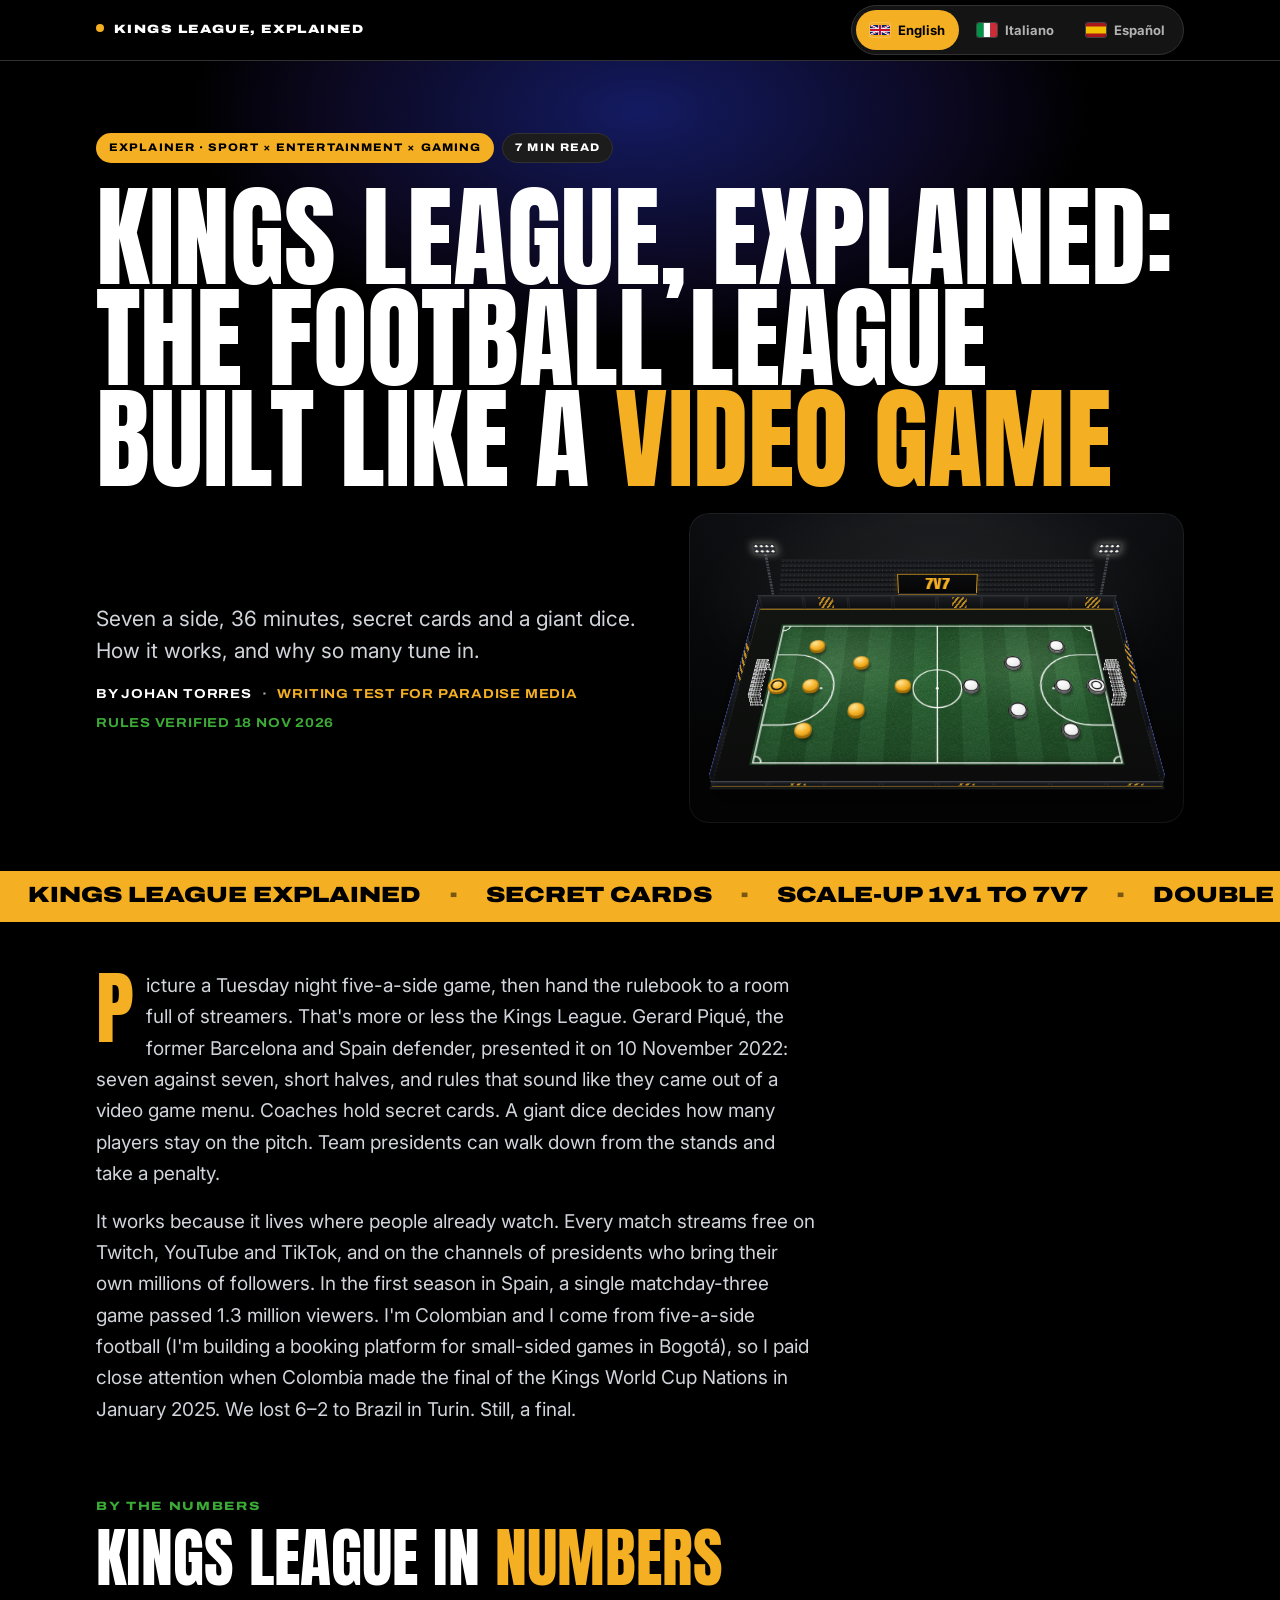
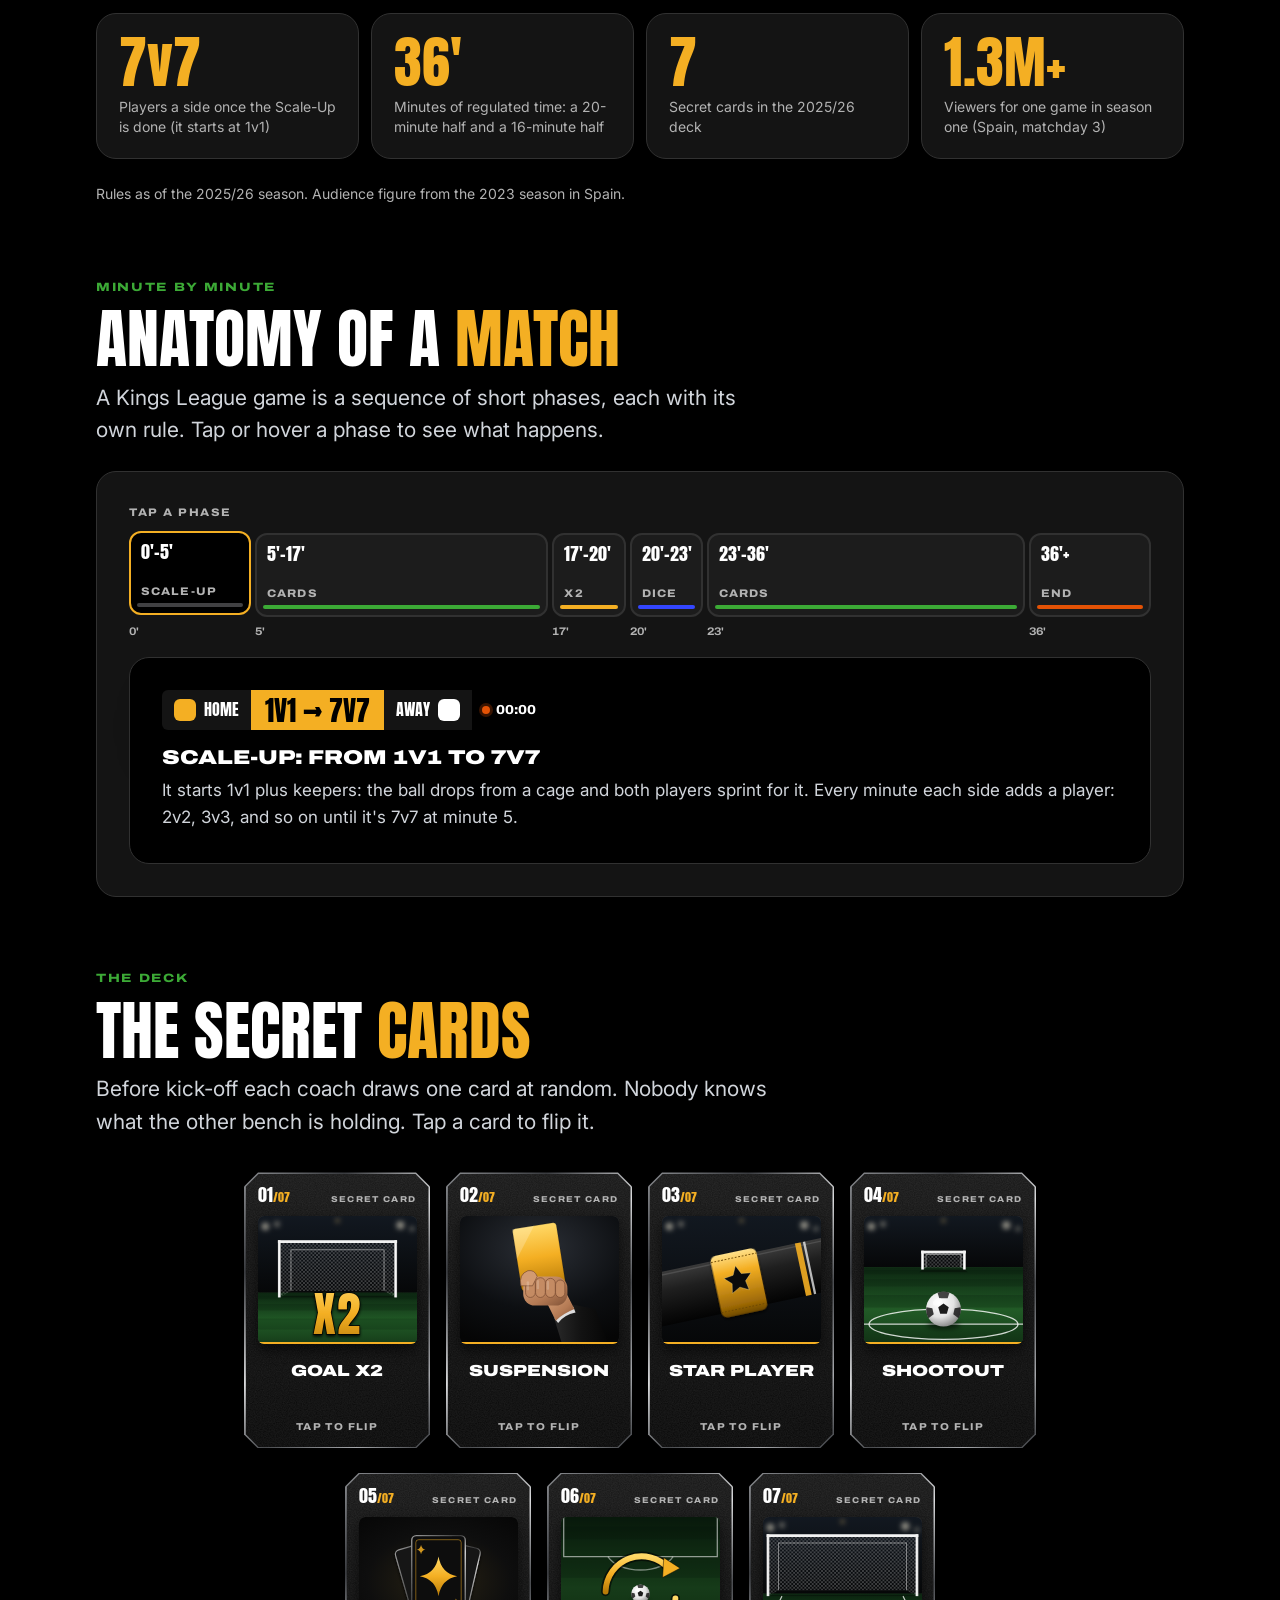
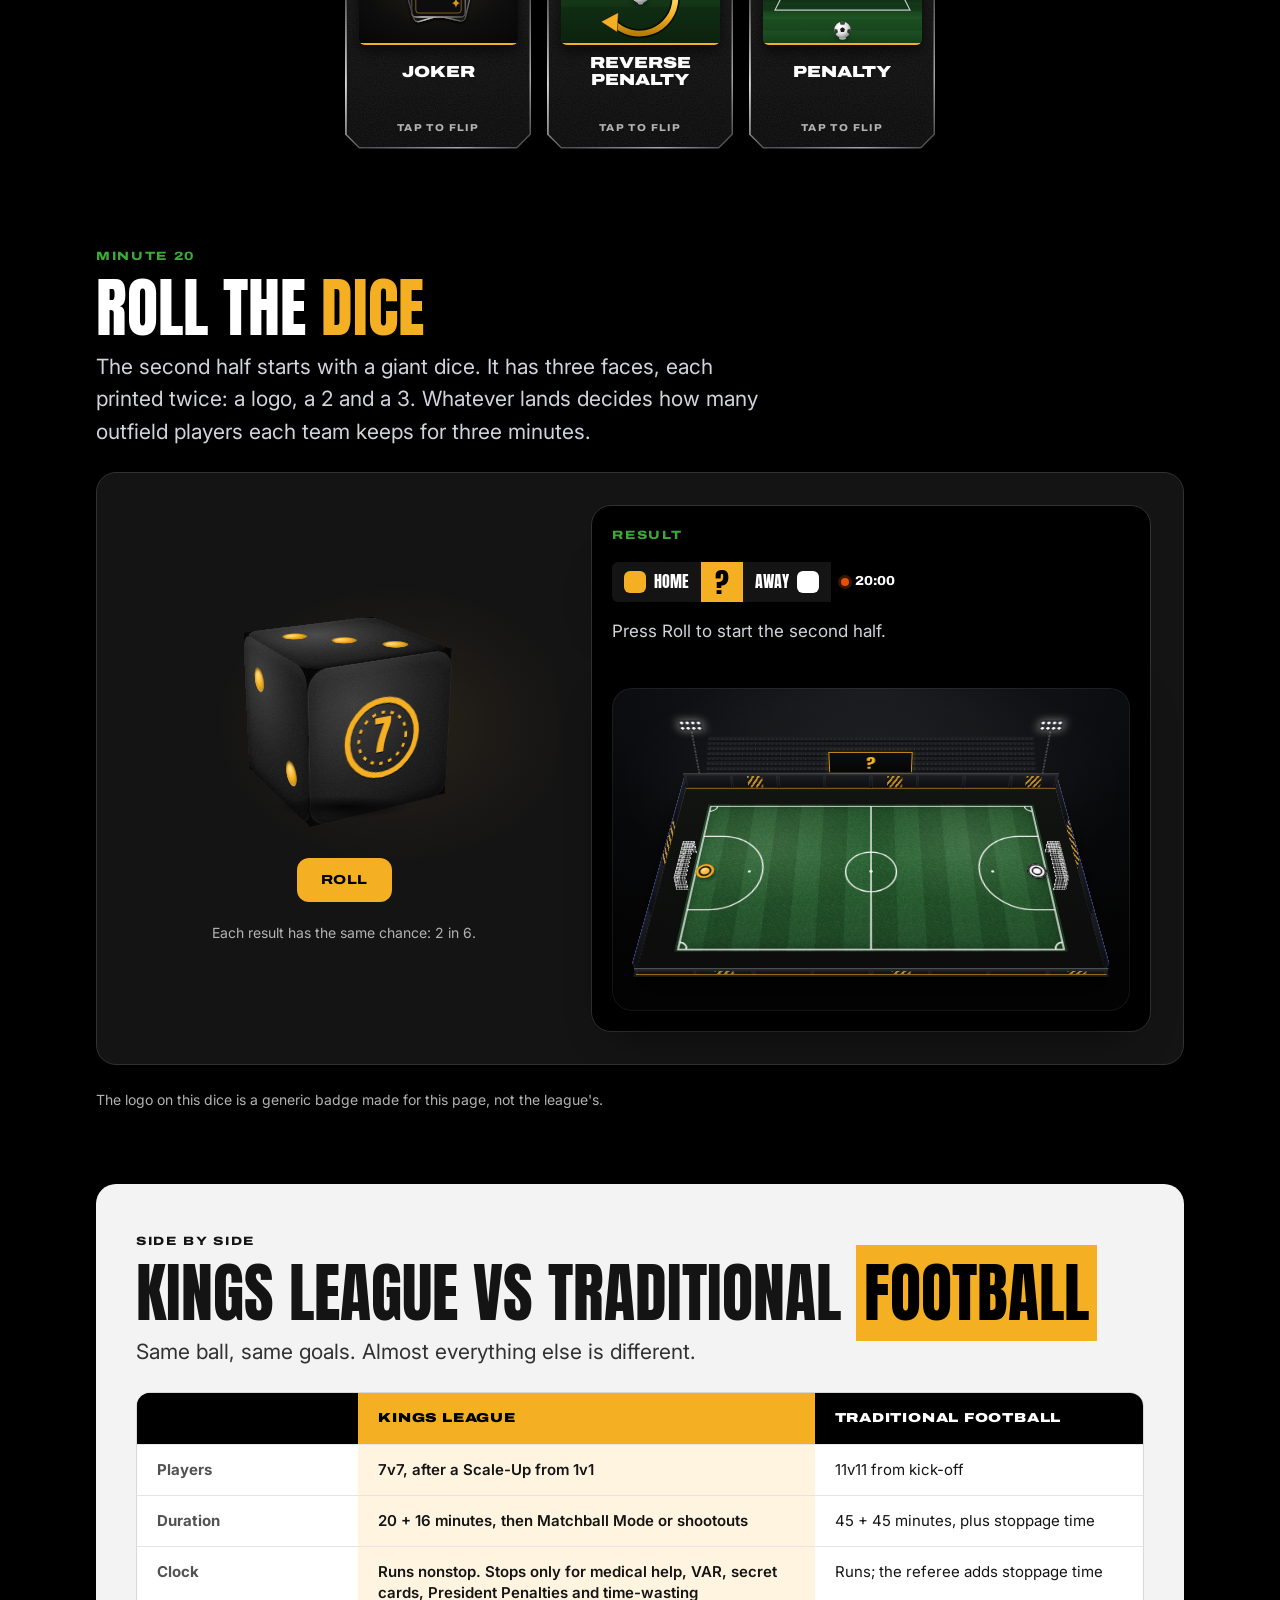
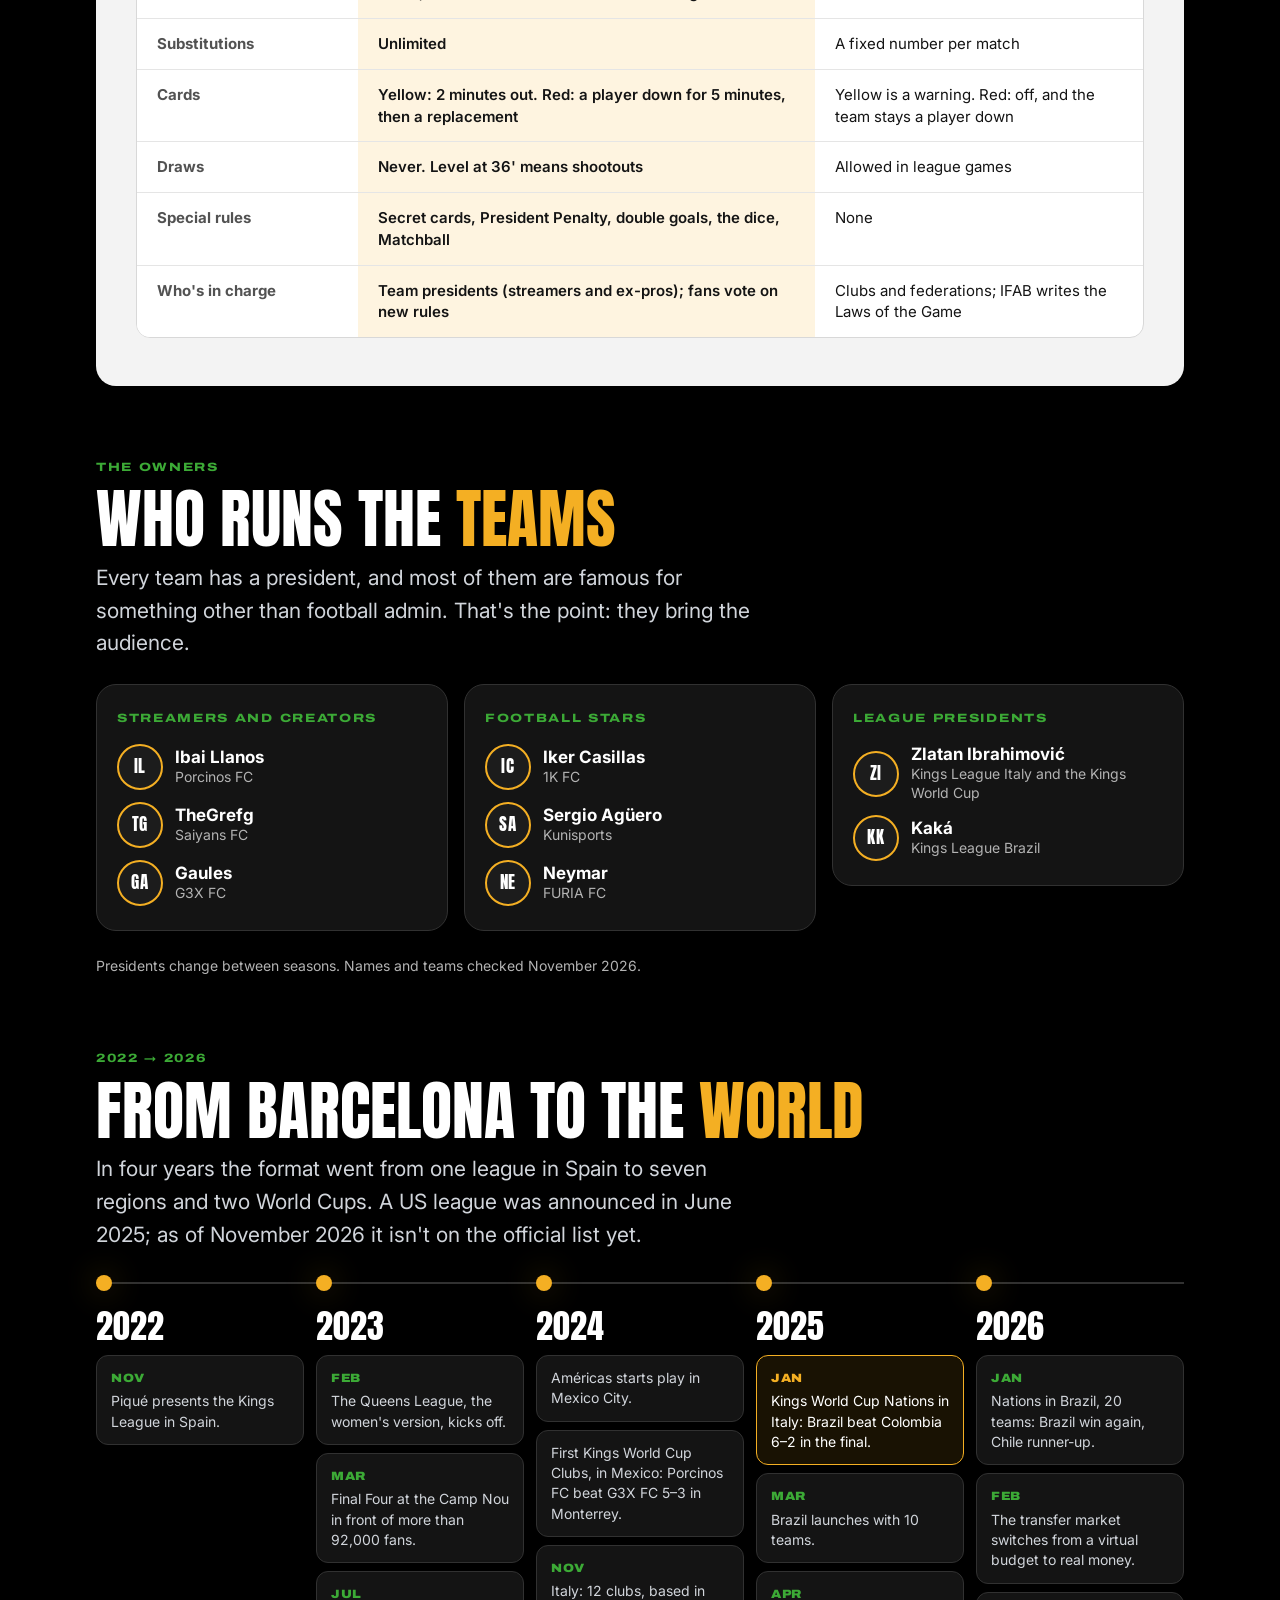
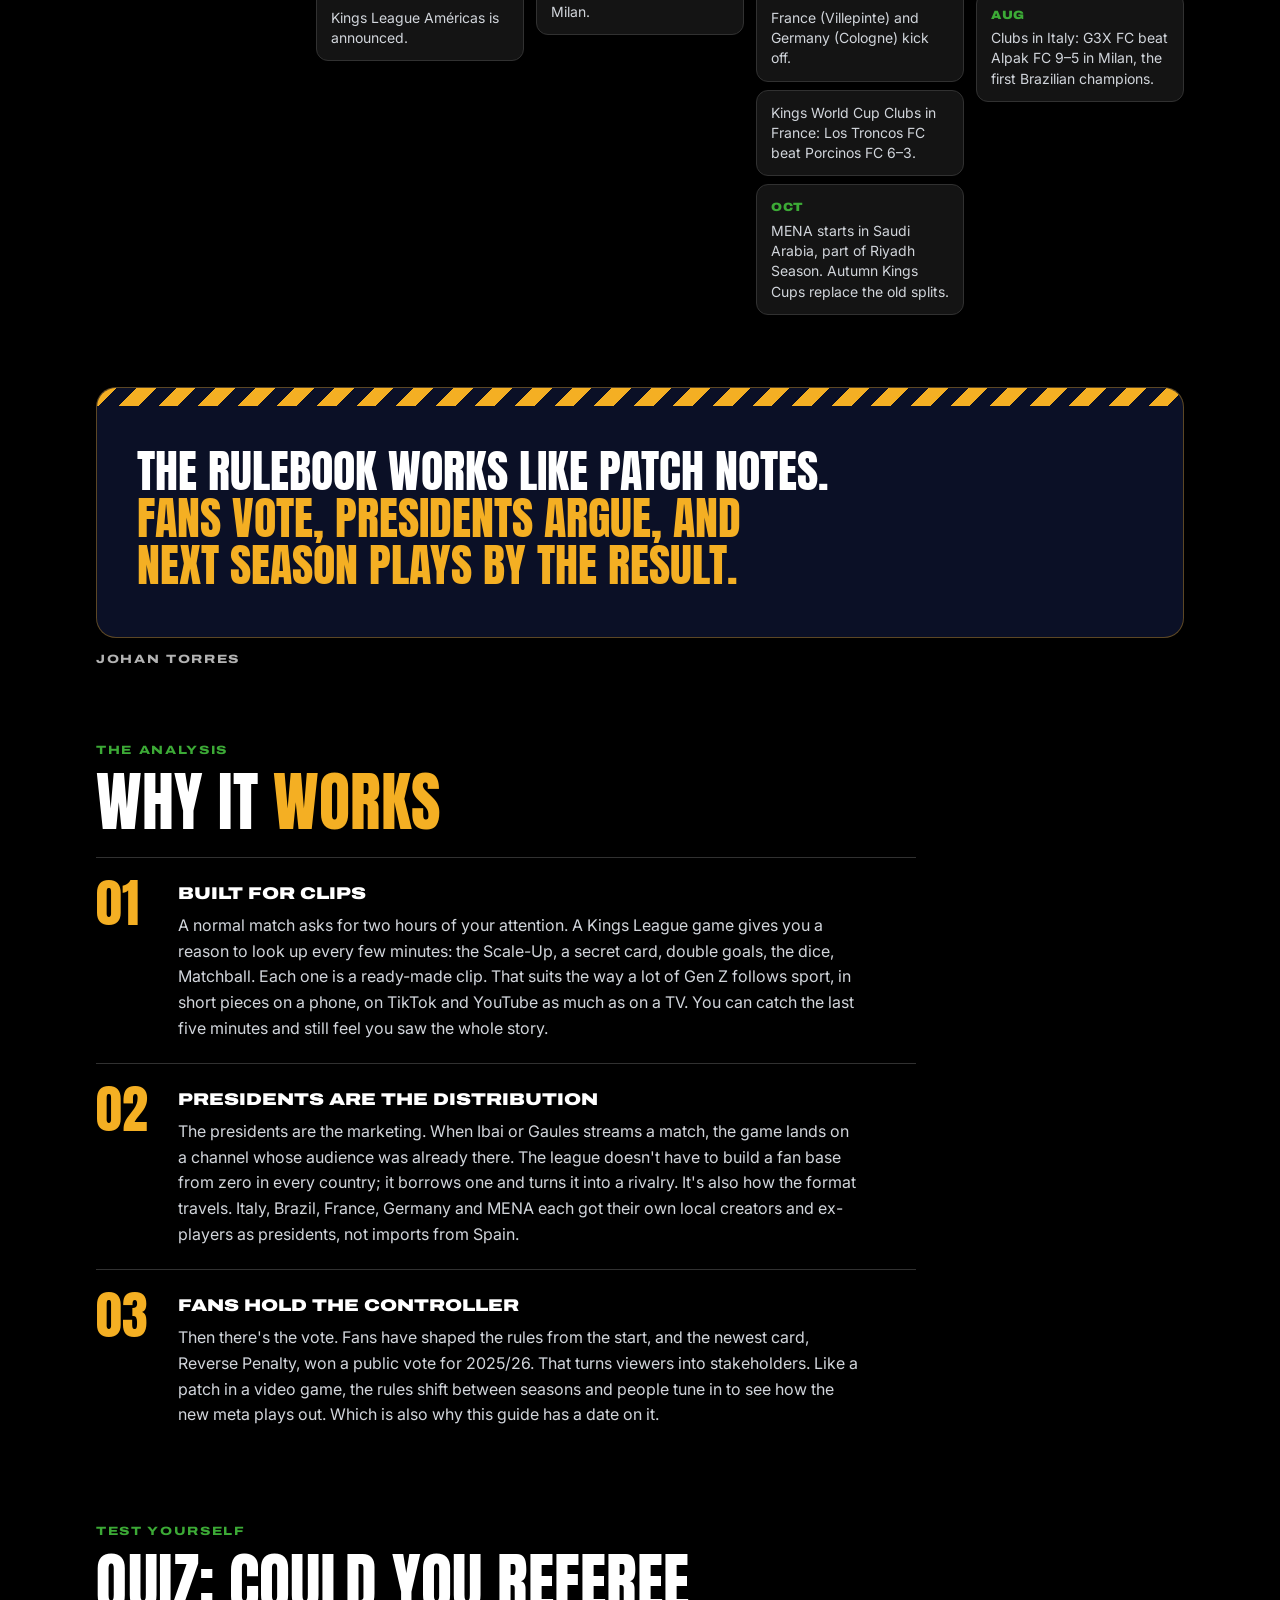
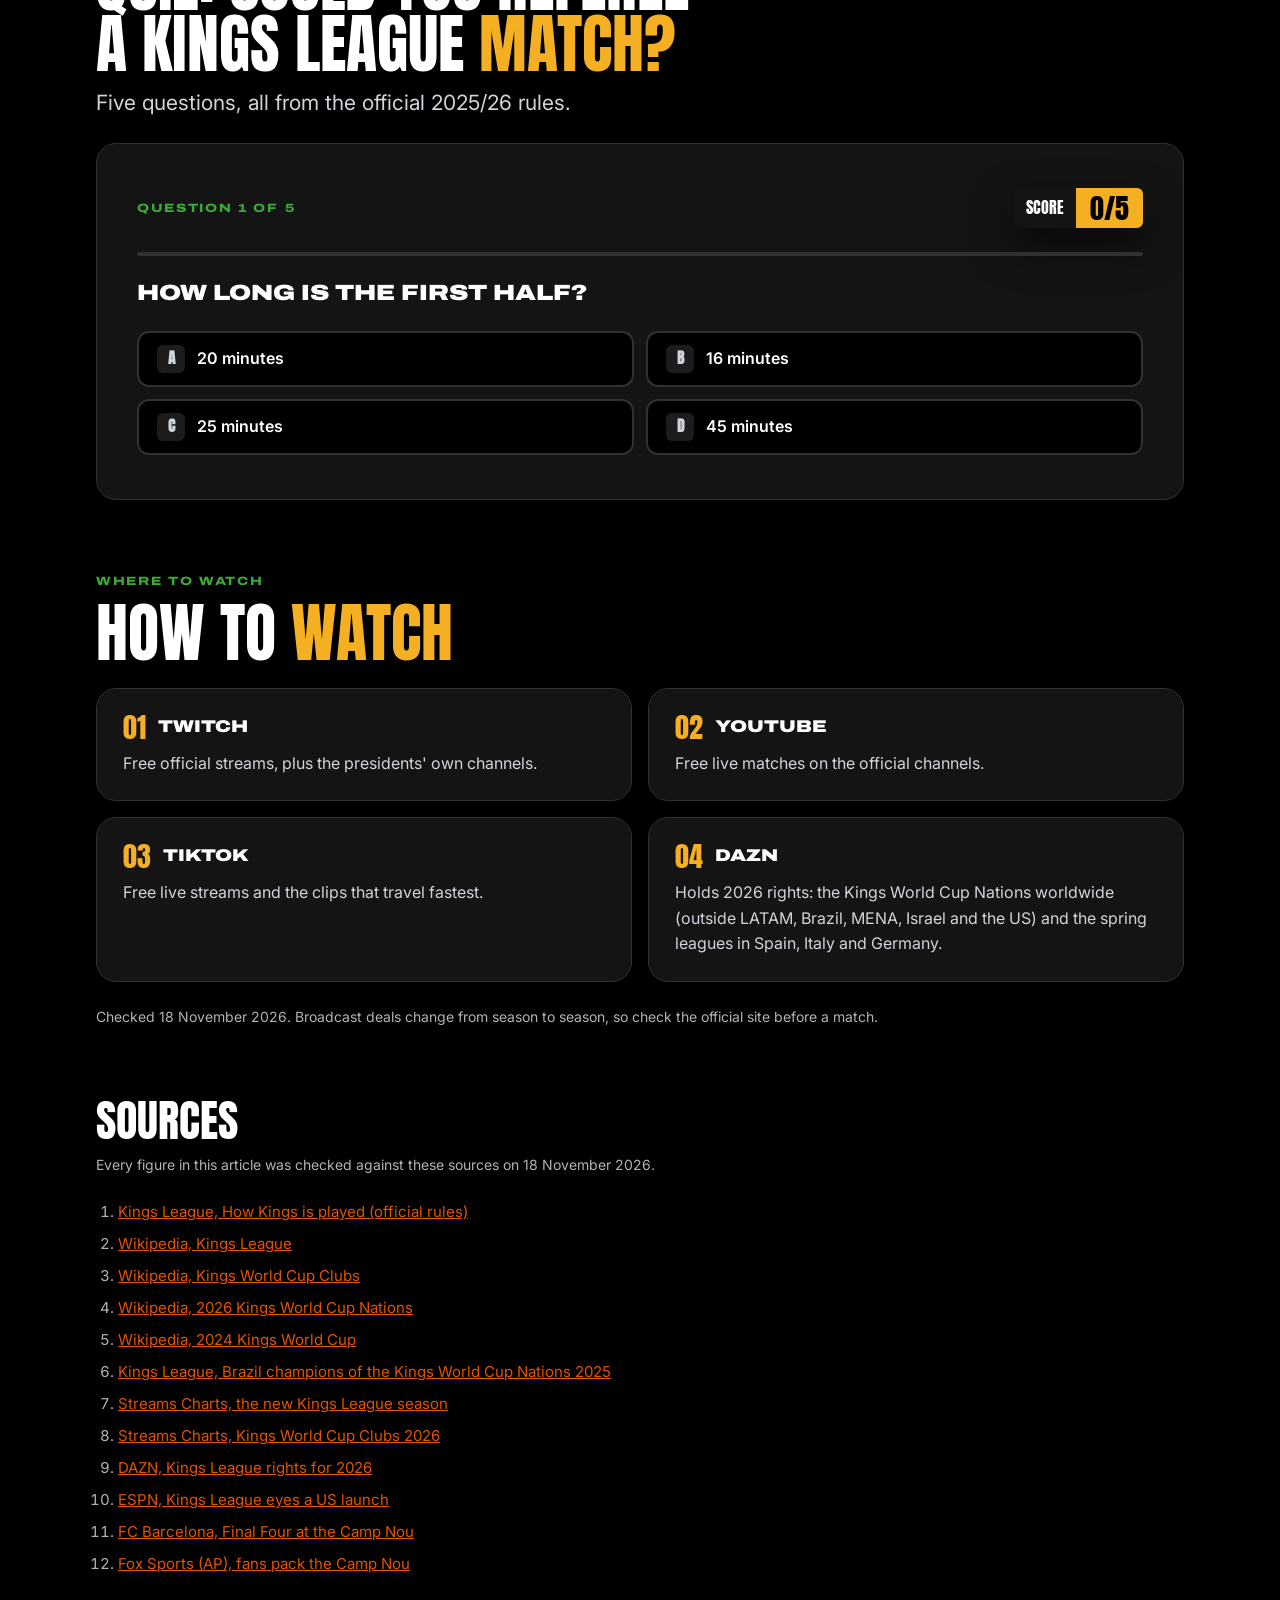
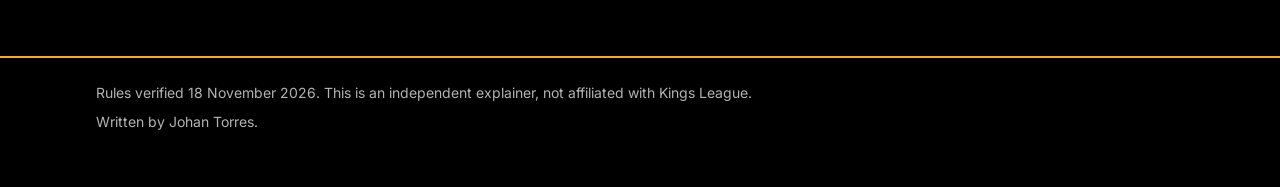
<file: index.html>
<!doctype html>
<html lang="en">
<head>
  <meta charset="utf-8">
  <meta name="viewport" content="width=device-width, initial-scale=1">
  <!--HEAD:START-->
  <title>Kings League, Explained: The Football League Built Like a Video Game</title>
  <meta name="description" content="How Gerard Piqué's 7-a-side Kings League works: the Scale-Up, secret cards, the dice, Matchball Mode, the streamer presidents and why so many watch. Interactive guide.">
  <meta property="og:title" content="Kings League, Explained">
  <meta property="og:description" content="Secret cards, a giant dice and streamer presidents. An interactive guide to the football league built like a video game.">
  <meta property="og:locale" content="en_GB">
  <!--HEAD:END-->
  <meta property="og:type" content="article">
  <meta property="og:url" content="https://kings-league-explained.vercel.app/">
  <link rel="canonical" href="https://kings-league-explained.vercel.app/">
  <meta property="og:image" content="https://kings-league-explained.vercel.app/og.png">
  <meta property="og:image:width" content="1200">
  <meta property="og:image:height" content="630">
  <meta name="twitter:card" content="summary_large_image">
  <meta name="theme-color" content="#000000">
  <meta name="author" content="Johan Torres">
  <link rel="icon" href="favicon.svg" type="image/svg+xml">
  <link rel="preconnect" href="https://fonts.googleapis.com">
  <link rel="preconnect" href="https://fonts.gstatic.com" crossorigin>
  <link rel="stylesheet" href="https://fonts.googleapis.com/css2?family=Anton&family=Archivo:wdth,wght@62..125,400..900&family=Inter:wght@400;500;600;700;800&display=swap">
  <link rel="stylesheet" href="design/tokens.css">
  <link rel="stylesheet" href="design/components.css">
  <link rel="stylesheet" href="styles.css">
  <link rel="modulepreload" href="render.js">
  <link rel="modulepreload" href="illustrations.js">
  <script type="module" src="main.js"></script>
</head>
<body>
  <a class="skip" href="#main" data-i18n="ui.skip">Skip to article</a>

  <header class="topbar">
    <div class="kx-container topbar-in">
      <span class="site-name" data-i18n="ui.siteName">Kings League, Explained</span>
      <nav class="kx-lang" aria-label="Language">
        <button type="button" data-lang="en" lang="en" aria-pressed="true" aria-label="English">
          <svg class="flag" width="20" height="14" viewBox="0 0 60 30" aria-hidden="true" focusable="false"><clipPath id="uk-c"><path d="M0 0v30h60V0z"/></clipPath><clipPath id="uk-t"><path d="M30 15h30v15zv15H0zH0V0zV0h30z"/></clipPath><g clip-path="url(#uk-c)"><path d="M0 0v30h60V0z" fill="#012169"/><path d="M0 0l60 30m0-30L0 30" stroke="#fff" stroke-width="6"/><path d="M0 0l60 30m0-30L0 30" clip-path="url(#uk-t)" stroke="#C8102E" stroke-width="4"/><path d="M30 0v30M0 15h60" stroke="#fff" stroke-width="10"/><path d="M30 0v30M0 15h60" stroke="#C8102E" stroke-width="6"/></g></svg>
          <span class="lang-full">English</span><span class="lang-short" aria-hidden="true">EN</span>
        </button>
        <button type="button" data-lang="it" lang="it" aria-pressed="false" aria-label="Italiano">
          <svg class="flag" width="20" height="14" viewBox="0 0 3 2" preserveAspectRatio="none" aria-hidden="true" focusable="false"><path fill="#009246" d="M0 0h1v2H0z"/><path fill="#fff" d="M1 0h1v2H1z"/><path fill="#CE2B37" d="M2 0h1v2H2z"/></svg>
          <span class="lang-full">Italiano</span><span class="lang-short" aria-hidden="true">IT</span>
        </button>
        <button type="button" data-lang="es" lang="es" aria-pressed="false" aria-label="Español">
          <svg class="flag" width="20" height="14" viewBox="0 0 3 2" preserveAspectRatio="none" aria-hidden="true" focusable="false"><path fill="#AA151B" d="M0 0h3v2H0z"/><path fill="#F1BF00" d="M0 .5h3v1H0z"/></svg>
          <span class="lang-full">Español</span><span class="lang-short" aria-hidden="true">ES</span>
        </button>
      </nav>
    </div>
  </header>

  <main id="main">
    <article id="app">
      <!--APP:START-->

  <section class="hero" aria-labelledby="hero-title">
    <div class="kx-halo" aria-hidden="true"></div>
    <div class="kx-container hero-in">
      <div class="kx-row hero-pills">
        <span class="kx-pill kx-pill--gold">Explainer · Sport × Entertainment × Gaming</span>
        <span class="kx-pill">7 min read</span>
      </div>
      <h1 class="kx-h1" id="hero-title">Kings League, Explained: The Football League Built Like a <em>Video Game</em></h1>
      <div class="hero-grid">
        <div>
          <p class="kx-lead">Seven a side, 36 minutes, secret cards and a giant dice. How it works, and why so many tune in.</p>
          <p class="byline"><span class="byline-name">By Johan Torres</span><span class="byline-sep" aria-hidden="true">·</span><span class="byline-for">Writing test for Paradise Media</span></p>
          <p class="byline byline-sub"><span class="byline-date">Rules verified 18 Nov 2026</span></p>
        </div>
        <div class="hero-art"><div class="stadium stadium--hero" role="img" aria-label="Illustration of a seven-a-side pitch with seven players on each team">
    <div class="st-scene" aria-hidden="true">
      <div class="st-floor">
        <i class="st-stands"></i>
        <span class="st-light st-light--l"><i class="st-pole"></i><i class="st-head"></i></span>
        <span class="st-light st-light--r"><i class="st-pole"></i><i class="st-head"></i></span>
        <span class="st-wall st-wall--far"><i class="ad"></i><i class="ad ad--stripe"></i><i class="ad"></i><i class="ad"></i><i class="ad ad--stripe"></i><i class="ad"></i><i class="ad"></i><i class="ad ad--stripe"></i></span>
        <span class="st-screen"><b data-screen>7v7</b></span>
        <span class="st-wall st-wall--left"><i class="ad"></i><i class="ad ad--stripe"></i><i class="ad"></i><i class="ad"></i></span>
        <span class="st-wall st-wall--right"><i class="ad"></i><i class="ad ad--stripe"></i><i class="ad"></i><i class="ad"></i></span>
        <span class="st-pitch"><svg class="st-lines" viewBox="0 0 189.2 100" preserveAspectRatio="none" aria-hidden="true" focusable="false">
  <g fill="none" stroke="#fff" stroke-width=".75" stroke-opacity=".92">
    <rect x="1.6" y="1.6" width="186" height="96.8"/>
    <line x1="94.6" y1="1.6" x2="94.6" y2="98.4"/>
    <circle cx="94.6" cy="50" r="13.5"/>
    <path d="M1.6 25H12A25 25 0 0 1 12 75H1.6"/>
    <path d="M187.6 25H177.2A25 25 0 0 0 177.2 75H187.6"/>
    <path d="M1.6 5.6A4 4 0 0 0 5.6 1.6M183.6 1.6A4 4 0 0 0 187.6 5.6M1.6 94.4A4 4 0 0 1 5.6 98.4M183.6 98.4A4 4 0 0 1 187.6 94.4"/>
  </g>
  <g fill="#fff" fill-opacity=".92"><circle cx="94.6" cy="50" r=".9"/><circle cx="30" cy="50" r=".8"/><circle cx="159.2" cy="50" r=".8"/></g>
</svg><span class="st-pl st-pl--a st-pl--gk" style="left:3.4%;top:50%;--i:0"><i class="pl-sh"></i><i class="pl-l1"></i><i class="pl-l2"></i><i class="pl-l3"></i><i class="pl-top"></i></span><span class="st-pl st-pl--b st-pl--gk" style="left:96.6%;top:50%;--i:0"><i class="pl-sh"></i><i class="pl-l1"></i><i class="pl-l2"></i><i class="pl-l3"></i><i class="pl-top"></i></span><span class="st-pl st-pl--a" style="left:13%;top:20%;--i:0"><i class="pl-sh"></i><i class="pl-l1"></i><i class="pl-l2"></i><i class="pl-l3"></i><i class="pl-top"></i></span><span class="st-pl st-pl--a" style="left:13%;top:50%;--i:1"><i class="pl-sh"></i><i class="pl-l1"></i><i class="pl-l2"></i><i class="pl-l3"></i><i class="pl-top"></i></span><span class="st-pl st-pl--a" style="left:13%;top:80%;--i:2"><i class="pl-sh"></i><i class="pl-l1"></i><i class="pl-l2"></i><i class="pl-l3"></i><i class="pl-top"></i></span><span class="st-pl st-pl--a" style="left:27%;top:33%;--i:3"><i class="pl-sh"></i><i class="pl-l1"></i><i class="pl-l2"></i><i class="pl-l3"></i><i class="pl-top"></i></span><span class="st-pl st-pl--a" style="left:27%;top:67%;--i:4"><i class="pl-sh"></i><i class="pl-l1"></i><i class="pl-l2"></i><i class="pl-l3"></i><i class="pl-top"></i></span><span class="st-pl st-pl--a" style="left:40%;top:50%;--i:5"><i class="pl-sh"></i><i class="pl-l1"></i><i class="pl-l2"></i><i class="pl-l3"></i><i class="pl-top"></i></span><span class="st-pl st-pl--b" style="left:87%;top:20%;--i:0"><i class="pl-sh"></i><i class="pl-l1"></i><i class="pl-l2"></i><i class="pl-l3"></i><i class="pl-top"></i></span><span class="st-pl st-pl--b" style="left:87%;top:50%;--i:1"><i class="pl-sh"></i><i class="pl-l1"></i><i class="pl-l2"></i><i class="pl-l3"></i><i class="pl-top"></i></span><span class="st-pl st-pl--b" style="left:87%;top:80%;--i:2"><i class="pl-sh"></i><i class="pl-l1"></i><i class="pl-l2"></i><i class="pl-l3"></i><i class="pl-top"></i></span><span class="st-pl st-pl--b" style="left:73%;top:33%;--i:3"><i class="pl-sh"></i><i class="pl-l1"></i><i class="pl-l2"></i><i class="pl-l3"></i><i class="pl-top"></i></span><span class="st-pl st-pl--b" style="left:73%;top:67%;--i:4"><i class="pl-sh"></i><i class="pl-l1"></i><i class="pl-l2"></i><i class="pl-l3"></i><i class="pl-top"></i></span><span class="st-pl st-pl--b" style="left:60%;top:50%;--i:5"><i class="pl-sh"></i><i class="pl-l1"></i><i class="pl-l2"></i><i class="pl-l3"></i><i class="pl-top"></i></span></span>
        <span class="st-goal st-goal--l"><i class="g-back"></i><i class="g-top"></i><i class="g-side g-side--a"></i><i class="g-side g-side--b"></i><i class="g-frame"></i></span><span class="st-goal st-goal--r"><i class="g-back"></i><i class="g-top"></i><i class="g-side g-side--a"></i><i class="g-side g-side--b"></i><i class="g-frame"></i></span>
        <span class="st-wall st-wall--near"><i class="ad"></i><i class="ad ad--stripe"></i><i class="ad"></i><i class="ad"></i><i class="ad ad--stripe"></i><i class="ad"></i><i class="ad"></i><i class="ad ad--stripe"></i></span>
      </div>
    </div>
  </div></div>
      </div>
    </div>
  </section>
  <div class="kx-ticker" aria-hidden="true"><div class="kx-ticker__track"><span>Kings League explained</span><span class="kx-ticker__sep">·</span><span>Secret cards</span><span class="kx-ticker__sep">·</span><span>Scale-Up 1v1 to 7v7</span><span class="kx-ticker__sep">·</span><span>Double goals</span><span class="kx-ticker__sep">·</span><span>Roll the dice</span><span class="kx-ticker__sep">·</span><span>Matchball Mode</span><span class="kx-ticker__sep">·</span><span>Streamer presidents</span><span class="kx-ticker__sep">·</span><span>Rules verified Nov 2026</span><span class="kx-ticker__sep">·</span><span>Kings League explained</span><span class="kx-ticker__sep">·</span><span>Secret cards</span><span class="kx-ticker__sep">·</span><span>Scale-Up 1v1 to 7v7</span><span class="kx-ticker__sep">·</span><span>Double goals</span><span class="kx-ticker__sep">·</span><span>Roll the dice</span><span class="kx-ticker__sep">·</span><span>Matchball Mode</span><span class="kx-ticker__sep">·</span><span>Streamer presidents</span><span class="kx-ticker__sep">·</span><span>Rules verified Nov 2026</span><span class="kx-ticker__sep">·</span></div></div>

  <section class="kx-container intro reveal" aria-label="Intro">
    <p class="kx-body dropcap">Picture a Tuesday night five-a-side game, then hand the rulebook to a room full of streamers. That's more or less the Kings League. Gerard Piqué, the former Barcelona and Spain defender, presented it on 10 November 2022: seven against seven, short halves, and rules that sound like they came out of a video game menu. Coaches hold secret cards. A giant dice decides how many players stay on the pitch. Team presidents can walk down from the stands and take a penalty.</p><p class="kx-body">It works because it lives where people already watch. Every match streams free on Twitch, YouTube and TikTok, and on the channels of presidents who bring their own millions of followers. In the first season in Spain, a single matchday-three game passed 1.3 million viewers. I'm Colombian and I come from five-a-side football (I'm building a booking platform for small-sided games in Bogotá), so I paid close attention when Colombia made the final of the Kings World Cup Nations in January 2025. We lost 6–2 to Brazil in Turin. Still, a final.</p>
  </section>

  <section class="kx-container kx-section reveal" aria-labelledby="numbers-title">
    
      <header class="sec-head">
        <p class="kx-kicker">By the numbers</p>
        <h2 class="kx-h2" id="numbers-title">Kings League in <em>numbers</em></h2>
        
      </header>
    <ul class="kx-grid-4 plain" role="list">
      <li class="kx-stat"><span class="kx-stat__num">7v7</span><span class="kx-stat__label">Players a side once the Scale-Up is done (it starts at 1v1)</span></li><li class="kx-stat"><span class="kx-stat__num">36'</span><span class="kx-stat__label">Minutes of regulated time: a 20-minute half and a 16-minute half</span></li><li class="kx-stat"><span class="kx-stat__num">7</span><span class="kx-stat__label">Secret cards in the 2025/26 deck</span></li><li class="kx-stat"><span class="kx-stat__num">1.3M+</span><span class="kx-stat__label">Viewers for one game in season one (Spain, matchday 3)</span></li>
    </ul>
    <p class="fine">Rules as of the 2025/26 season. Audience figure from the 2023 season in Spain.</p>
  </section>

  <section class="kx-container kx-section reveal" aria-labelledby="timeline-title">
    
      <header class="sec-head">
        <p class="kx-kicker">Minute by minute</p>
        <h2 class="kx-h2" id="timeline-title">Anatomy of a <em>match</em></h2>
        <p class="kx-lead">A Kings League game is a sequence of short phases, each with its own rule. Tap or hover a phase to see what happens.</p>
      </header>
    <div class="tl" data-timeline>
      <p class="hint" aria-hidden="true">Tap a phase</p>
      <div class="tl-bar" style="grid-template-columns:minmax(46px,5fr) minmax(46px,12fr) minmax(46px,3fr) minmax(46px,3fr) minmax(46px,13fr) minmax(46px,5fr)">
        <button type="button" class="tl-seg tone-scale" data-seg="0" aria-pressed="true" aria-controls="tl-panel">
            <span class="tl-range">0'–5'</span><span class="tl-short">Scale-Up</span></button><button type="button" class="tl-seg tone-cards" data-seg="1" aria-pressed="false" aria-controls="tl-panel">
            <span class="tl-range">5'–17'</span><span class="tl-short">Cards</span></button><button type="button" class="tl-seg tone-double" data-seg="2" aria-pressed="false" aria-controls="tl-panel">
            <span class="tl-range">17'–20'</span><span class="tl-short">x2</span></button><button type="button" class="tl-seg tone-dice" data-seg="3" aria-pressed="false" aria-controls="tl-panel">
            <span class="tl-range">20'–23'</span><span class="tl-short">Dice</span></button><button type="button" class="tl-seg tone-cards" data-seg="4" aria-pressed="false" aria-controls="tl-panel">
            <span class="tl-range">23'–36'</span><span class="tl-short">Cards</span></button><button type="button" class="tl-seg tone-end" data-seg="5" aria-pressed="false" aria-controls="tl-panel">
            <span class="tl-range">36'+</span><span class="tl-short">End</span></button>
      </div>
      <div class="tl-ruler" aria-hidden="true" style="grid-template-columns:minmax(46px,5fr) minmax(46px,12fr) minmax(46px,3fr) minmax(46px,3fr) minmax(46px,13fr) minmax(46px,5fr)">
        <span>0'</span><span>5'</span><span>17'</span><span>20'</span><span>23'</span><span>36'</span>
      </div>
      <div class="tl-panel" id="tl-panel" aria-live="polite">
        <div class="tl-bug"><div class="kx-score" role="img" aria-label="0'–5': Scale-Up: from 1v1 to 7v7">
    <span class="kx-score__team"><span class="kx-score__crest crest-a"></span>Home</span>
    <span class="kx-score__goals" data-bump>1v1 → 7v7</span>
    <span class="kx-score__team">Away<span class="kx-score__crest crest-b"></span></span>
    <span class="kx-score__min"><span class="kx-dot"></span>00:00</span>
  </div></div>
        <h3 class="tl-title">Scale-Up: from 1v1 to 7v7</h3>
        <p class="tl-body">It starts 1v1 plus keepers: the ball drops from a cage and both players sprint for it. Every minute each side adds a player: 2v2, 3v3, and so on until it's 7v7 at minute 5.</p>
      </div>
    </div>
  </section>

  <section class="kx-container kx-section reveal" aria-labelledby="cards-title">
    
      <header class="sec-head">
        <p class="kx-kicker">The deck</p>
        <h2 class="kx-h2" id="cards-title">The secret <em>cards</em></h2>
        <p class="kx-lead">Before kick-off each coach draws one card at random. Nobody knows what the other bench is holding. Tap a card to flip it.</p>
      </header>
    <ul class="deck plain" role="list">
      <li>
        <button type="button" class="kx-card" aria-pressed="false" aria-label="Goal x2 card, tap to flip">
          <span class="kx-card__inner">
            <span class="kx-card__face kx-card__front">
              <span class="cf">
                <span class="cf-top"><span class="card-no">01<em>/07</em></span><span class="cf-tag">Secret card</span></span>
                <span class="cf-art"><svg class="card-art" viewBox="0 0 160 110" preserveAspectRatio="xMidYMid slice" aria-hidden="true" focusable="false"><defs>
  <filter id="ca-x2-blur" x="-50%" y="-50%" width="200%" height="200%"><feGaussianBlur stdDeviation="2.2"/></filter>
  <filter id="ca-x2-ds" x="-20%" y="-20%" width="140%" height="160%"><feDropShadow dx="0" dy="1.6" stdDeviation="1.4" flood-color="#000" flood-opacity=".85"/></filter>
  <pattern id="ca-x2-net" width="3.2" height="3.2" patternUnits="userSpaceOnUse"><path d="M0 0L3.2 3.2M3.2 0L0 3.2" stroke="#fff" stroke-opacity=".42" stroke-width=".42"/></pattern>
  <radialGradient id="ca-x2-ball" cx=".38" cy=".32" r=".75"><stop offset="0" stop-color="#fff"/><stop offset=".55" stop-color="#e3e3e3"/><stop offset="1" stop-color="#7d7d7d"/></radialGradient>
  <linearGradient id="ca-x2-gold" x1="0" y1="0" x2="0" y2="1"><stop offset="0" stop-color="#FFD866"/><stop offset=".5" stop-color="#F4AF23"/><stop offset="1" stop-color="#B87C08"/></linearGradient>
  <linearGradient id="ca-x2-post" x1="0" y1="0" x2="1" y2="0"><stop offset="0" stop-color="#d9d9d9"/><stop offset=".5" stop-color="#fff"/><stop offset="1" stop-color="#bdbdbd"/></linearGradient>
  
</defs>
    
  <linearGradient id="ca-x2-sky" x1="0" y1="0" x2="0" y2="1"><stop offset="0" stop-color="#121820"/><stop offset="1" stop-color="#060708"/></linearGradient>
  <rect width="160" height="66" fill="url(#ca-x2-sky)"/>
  <g filter="url(#ca-x2-blur)" fill="#fff6dc">
    <circle cx="18" cy="9" r="3.2" opacity=".55"/><circle cx="28" cy="7" r="2.4" opacity=".4"/>
    <circle cx="134" cy="8" r="3.4" opacity=".55"/><circle cx="144" cy="11" r="2.2" opacity=".35"/>
    <circle cx="80" cy="4" r="2" fill="#ffd27a" opacity=".35"/>
  </g>
    <rect x="0" y="66.00" width="160" height="2.75" fill="#215a26"/><rect x="0" y="68.35" width="160" height="3.51" fill="#1b4d20"/><rect x="0" y="71.46" width="160" height="4.50" fill="#215a26"/><rect x="0" y="75.56" width="160" height="5.81" fill="#1b4d20"/><rect x="0" y="80.97" width="160" height="7.55" fill="#215a26"/><rect x="0" y="88.12" width="160" height="9.83" fill="#1b4d20"/><rect x="0" y="97.55" width="160" height="12.85" fill="#215a26"/>
  <linearGradient id="ca-x2-haze" x1="0" y1="0" x2="0" y2="1"><stop offset="0" stop-color="#05140a" stop-opacity=".75"/><stop offset=".55" stop-color="#05140a" stop-opacity="0"/><stop offset="1" stop-color="#000" stop-opacity=".35"/></linearGradient>
  <rect x="0" y="66" width="160" height="44" fill="url(#ca-x2-haze)"/>
    
  <polygon points="30,70 130,70 126,68.5 34,68.5" fill="#000" opacity=".35"/>
  <rect x="40" y="29" width="80" height="35.5" fill="url(#ca-x2-net)"/>
  <polygon points="30,22 130,22 120,29 40,29" fill="url(#ca-x2-net)"/>
  <polygon points="30,22 40,29 40,64.5 30,70" fill="url(#ca-x2-net)"/>
  <polygon points="130,22 120,29 120,64.5 130,70" fill="url(#ca-x2-net)"/>
  <path d="M40 64.5V29H120V64.5" fill="none" stroke="#cfcfcf" stroke-opacity=".55" stroke-width=".9"/>
  <rect x="28.8" y="20.8" width="2.4" height="49.2" fill="url(#ca-x2-post)"/>
  <rect x="128.8" y="20.8" width="2.4" height="49.2" fill="url(#ca-x2-post)"/>
  <rect x="28.8" y="20.8" width="102.4" height="2.4" fill="#f2f2f2"/>
    <text x="80" y="101" text-anchor="middle" font-family="Anton, Impact, sans-serif" font-size="40" fill="url(#ca-x2-gold)" stroke="#000" stroke-width="1.2" paint-order="stroke" filter="url(#ca-x2-ds)" letter-spacing="1">X2</text></svg></span>
                <span class="kx-card__title">Goal x2</span>
                <span class="kx-card__hint">Tap to flip</span>
              </span>
            </span>
            <span class="kx-card__face kx-card__back">
              <span class="cb">
                <span class="card-no">01<em>/07</em></span>
                <strong>Goal x2</strong>
                <span class="cb-body">Every goal your team scores counts double for the next four minutes.</span>
                <span class="card-window">Play it 5'–17' or 23'–36'</span>
              </span>
            </span>
          </span>
        </button>
      </li><li>
        <button type="button" class="kx-card" aria-pressed="false" aria-label="Suspension card, tap to flip">
          <span class="kx-card__inner">
            <span class="kx-card__face kx-card__front">
              <span class="cf">
                <span class="cf-top"><span class="card-no">02<em>/07</em></span><span class="cf-tag">Secret card</span></span>
                <span class="cf-art"><svg class="card-art" viewBox="0 0 160 110" preserveAspectRatio="xMidYMid slice" aria-hidden="true" focusable="false"><defs>
  <filter id="ca-suspension-blur" x="-50%" y="-50%" width="200%" height="200%"><feGaussianBlur stdDeviation="2.2"/></filter>
  <filter id="ca-suspension-ds" x="-20%" y="-20%" width="140%" height="160%"><feDropShadow dx="0" dy="1.6" stdDeviation="1.4" flood-color="#000" flood-opacity=".85"/></filter>
  <pattern id="ca-suspension-net" width="3.2" height="3.2" patternUnits="userSpaceOnUse"><path d="M0 0L3.2 3.2M3.2 0L0 3.2" stroke="#fff" stroke-opacity=".42" stroke-width=".42"/></pattern>
  <radialGradient id="ca-suspension-ball" cx=".38" cy=".32" r=".75"><stop offset="0" stop-color="#fff"/><stop offset=".55" stop-color="#e3e3e3"/><stop offset="1" stop-color="#7d7d7d"/></radialGradient>
  <linearGradient id="ca-suspension-gold" x1="0" y1="0" x2="0" y2="1"><stop offset="0" stop-color="#FFD866"/><stop offset=".5" stop-color="#F4AF23"/><stop offset="1" stop-color="#B87C08"/></linearGradient>
  <linearGradient id="ca-suspension-post" x1="0" y1="0" x2="1" y2="0"><stop offset="0" stop-color="#d9d9d9"/><stop offset=".5" stop-color="#fff"/><stop offset="1" stop-color="#bdbdbd"/></linearGradient>
  
</defs>
    <radialGradient id="ca-suspension-spot" cx=".5" cy=".25" r=".8"><stop offset="0" stop-color="#2b2f36"/><stop offset=".6" stop-color="#0d0f12"/><stop offset="1" stop-color="#050505"/></radialGradient>
    <rect width="160" height="110" fill="url(#ca-suspension-spot)"/>
    <linearGradient id="ca-suspension-skin" x1="0" y1="0" x2="1" y2="1"><stop offset="0" stop-color="#d9a37b"/><stop offset=".6" stop-color="#b47a54"/><stop offset="1" stop-color="#7f5136"/></linearGradient>
    <linearGradient id="ca-suspension-sleeve" x1="0" y1="0" x2="1" y2="0"><stop offset="0" stop-color="#2a2a2a"/><stop offset=".5" stop-color="#121212"/><stop offset="1" stop-color="#050505"/></linearGradient>
    <path d="M100 112 L92 86 Q96 78 108 76 L128 80 L140 112 Z" fill="url(#ca-suspension-sleeve)"/>
    <path d="M93 88 Q99 80 109 78 L111 83 Q101 85 96 92 Z" fill="#f2f2f2" opacity=".9"/>
    <path d="M86 74 Q92 66 104 68 L110 80 Q100 84 94 90 Z" fill="url(#ca-suspension-skin)"/>
    <g transform="rotate(-9 80 38)">
      <rect x="61" y="8" width="38" height="54" rx="2.6" fill="url(#ca-suspension-gold)"/>
      <polygon points="61,8 80,8 61,34" fill="#fff" opacity=".22"/>
      <rect x="61" y="8" width="38" height="54" rx="2.6" fill="none" stroke="#000" stroke-opacity=".25" stroke-width=".6"/>
    </g>
    <rect x="66" y="52" width="38" height="25" rx="10" fill="url(#ca-suspension-skin)"/>
    <g fill="#c48b63" stroke="#7a4c31" stroke-width=".6">
      <rect x="68" y="54" width="8.4" height="16" rx="4.2"/><rect x="76.6" y="53" width="8.4" height="17" rx="4.2"/>
      <rect x="85.2" y="53.6" width="8.4" height="16.4" rx="4.2"/><rect x="93.8" y="55" width="8" height="15" rx="4"/>
    </g>
    <path d="M64 60 Q62 50 70 47 Q76 46 78 52 L74 60 Z" fill="#d29a71" stroke="#7a4c31" stroke-width=".6"/>
    <g fill="#fff" opacity=".18"><rect x="69" y="56" width="2" height="8" rx="1"/><rect x="77.6" y="55" width="2" height="8" rx="1"/><rect x="86.2" y="55.6" width="2" height="8" rx="1"/></g></svg></span>
                <span class="kx-card__title">Suspension</span>
                <span class="kx-card__hint">Tap to flip</span>
              </span>
            </span>
            <span class="kx-card__face kx-card__back">
              <span class="cb">
                <span class="card-no">02<em>/07</em></span>
                <strong>Suspension</strong>
                <span class="cb-body">Pick a rival (any player except the keeper). They sit out for four minutes.</span>
                <span class="card-window">Play it 5'–17' or 23'–36'</span>
              </span>
            </span>
          </span>
        </button>
      </li><li>
        <button type="button" class="kx-card" aria-pressed="false" aria-label="Star Player card, tap to flip">
          <span class="kx-card__inner">
            <span class="kx-card__face kx-card__front">
              <span class="cf">
                <span class="cf-top"><span class="card-no">03<em>/07</em></span><span class="cf-tag">Secret card</span></span>
                <span class="cf-art"><svg class="card-art" viewBox="0 0 160 110" preserveAspectRatio="xMidYMid slice" aria-hidden="true" focusable="false"><defs>
  <filter id="ca-star-blur" x="-50%" y="-50%" width="200%" height="200%"><feGaussianBlur stdDeviation="2.2"/></filter>
  <filter id="ca-star-ds" x="-20%" y="-20%" width="140%" height="160%"><feDropShadow dx="0" dy="1.6" stdDeviation="1.4" flood-color="#000" flood-opacity=".85"/></filter>
  <pattern id="ca-star-net" width="3.2" height="3.2" patternUnits="userSpaceOnUse"><path d="M0 0L3.2 3.2M3.2 0L0 3.2" stroke="#fff" stroke-opacity=".42" stroke-width=".42"/></pattern>
  <radialGradient id="ca-star-ball" cx=".38" cy=".32" r=".75"><stop offset="0" stop-color="#fff"/><stop offset=".55" stop-color="#e3e3e3"/><stop offset="1" stop-color="#7d7d7d"/></radialGradient>
  <linearGradient id="ca-star-gold" x1="0" y1="0" x2="0" y2="1"><stop offset="0" stop-color="#FFD866"/><stop offset=".5" stop-color="#F4AF23"/><stop offset="1" stop-color="#B87C08"/></linearGradient>
  <linearGradient id="ca-star-post" x1="0" y1="0" x2="1" y2="0"><stop offset="0" stop-color="#d9d9d9"/><stop offset=".5" stop-color="#fff"/><stop offset="1" stop-color="#bdbdbd"/></linearGradient>
  
</defs>
    
  <linearGradient id="ca-star-sky" x1="0" y1="0" x2="0" y2="1"><stop offset="0" stop-color="#121820"/><stop offset="1" stop-color="#060708"/></linearGradient>
  <rect width="160" height="110" fill="url(#ca-star-sky)"/>
  <g filter="url(#ca-star-blur)" fill="#fff6dc">
    <circle cx="18" cy="9" r="3.2" opacity=".55"/><circle cx="28" cy="7" r="2.4" opacity=".4"/>
    <circle cx="134" cy="8" r="3.4" opacity=".55"/><circle cx="144" cy="11" r="2.2" opacity=".35"/>
    <circle cx="80" cy="4" r="2" fill="#ffd27a" opacity=".35"/>
  </g>
    <linearGradient id="ca-star-cyl" x1="0" y1="0" x2="0" y2="1"><stop offset="0" stop-color="#3a3a3a"/><stop offset=".35" stop-color="#1f1f1f"/><stop offset=".8" stop-color="#0b0b0b"/><stop offset="1" stop-color="#030303"/></linearGradient>
    <linearGradient id="ca-star-band" x1="0" y1="0" x2="0" y2="1"><stop offset="0" stop-color="#FFE08A"/><stop offset=".3" stop-color="#F4AF23"/><stop offset=".85" stop-color="#9c6806"/><stop offset="1" stop-color="#6e4904"/></linearGradient>
    <g transform="rotate(-12 80 58)">
      <rect x="-20" y="34" width="200" height="46" fill="url(#ca-star-cyl)"/>
      <rect x="-20" y="36" width="200" height="1.2" fill="#fff" opacity=".12"/>
      <rect x="132" y="34" width="5" height="46" fill="#F4AF23" opacity=".9"/>
      <rect x="139" y="34" width="2" height="46" fill="#fff" opacity=".7"/>
      <rect x="58" y="30" width="40" height="54" rx="5" fill="url(#ca-star-band)" filter="url(#ca-star-ds)"/>
      <path d="M58 35H98M58 79H98" stroke="#6e4904" stroke-width=".8" stroke-dasharray="1.6 1.4"/>
      <path d="m78 42 3.6 7.6 8.3 1.1-6 5.8 1.5 8.2L78 60.8l-7.4 3.9 1.5-8.2-6-5.8 8.3-1.1z" fill="#0b0b0b"/>
      <path d="m78 42 3.6 7.6 8.3 1.1-6 5.8 1.5 8.2L78 60.8l-7.4 3.9 1.5-8.2-6-5.8 8.3-1.1z" fill="none" stroke="#FFE08A" stroke-opacity=".5" stroke-width=".6"/>
    </g></svg></span>
                <span class="kx-card__title">Star Player</span>
                <span class="kx-card__hint">Tap to flip</span>
              </span>
            </span>
            <span class="kx-card__face kx-card__back">
              <span class="cb">
                <span class="card-no">03<em>/07</em></span>
                <strong>Star Player</strong>
                <span class="cb-body">Choose one player. Their first goal counts double. They wear an armband so everyone knows who it is.</span>
                <span class="card-window">Play it 5'–17' or 23'–36'</span>
              </span>
            </span>
          </span>
        </button>
      </li><li>
        <button type="button" class="kx-card" aria-pressed="false" aria-label="Shootout card, tap to flip">
          <span class="kx-card__inner">
            <span class="kx-card__face kx-card__front">
              <span class="cf">
                <span class="cf-top"><span class="card-no">04<em>/07</em></span><span class="cf-tag">Secret card</span></span>
                <span class="cf-art"><svg class="card-art" viewBox="0 0 160 110" preserveAspectRatio="xMidYMid slice" aria-hidden="true" focusable="false"><defs>
  <filter id="ca-shootout-blur" x="-50%" y="-50%" width="200%" height="200%"><feGaussianBlur stdDeviation="2.2"/></filter>
  <filter id="ca-shootout-ds" x="-20%" y="-20%" width="140%" height="160%"><feDropShadow dx="0" dy="1.6" stdDeviation="1.4" flood-color="#000" flood-opacity=".85"/></filter>
  <pattern id="ca-shootout-net" width="3.2" height="3.2" patternUnits="userSpaceOnUse"><path d="M0 0L3.2 3.2M3.2 0L0 3.2" stroke="#fff" stroke-opacity=".42" stroke-width=".42"/></pattern>
  <radialGradient id="ca-shootout-ball" cx=".38" cy=".32" r=".75"><stop offset="0" stop-color="#fff"/><stop offset=".55" stop-color="#e3e3e3"/><stop offset="1" stop-color="#7d7d7d"/></radialGradient>
  <linearGradient id="ca-shootout-gold" x1="0" y1="0" x2="0" y2="1"><stop offset="0" stop-color="#FFD866"/><stop offset=".5" stop-color="#F4AF23"/><stop offset="1" stop-color="#B87C08"/></linearGradient>
  <linearGradient id="ca-shootout-post" x1="0" y1="0" x2="1" y2="0"><stop offset="0" stop-color="#d9d9d9"/><stop offset=".5" stop-color="#fff"/><stop offset="1" stop-color="#bdbdbd"/></linearGradient>
  
</defs>
    
  <linearGradient id="ca-shootout-sky" x1="0" y1="0" x2="0" y2="1"><stop offset="0" stop-color="#121820"/><stop offset="1" stop-color="#060708"/></linearGradient>
  <rect width="160" height="44" fill="url(#ca-shootout-sky)"/>
  <g filter="url(#ca-shootout-blur)" fill="#fff6dc">
    <circle cx="18" cy="9" r="3.2" opacity=".55"/><circle cx="28" cy="7" r="2.4" opacity=".4"/>
    <circle cx="134" cy="8" r="3.4" opacity=".55"/><circle cx="144" cy="11" r="2.2" opacity=".35"/>
    <circle cx="80" cy="4" r="2" fill="#ffd27a" opacity=".35"/>
  </g>
    <rect x="0" y="44.00" width="160" height="2.97" fill="#215a26"/><rect x="0" y="46.57" width="160" height="3.79" fill="#1b4d20"/><rect x="0" y="49.96" width="160" height="4.88" fill="#215a26"/><rect x="0" y="54.44" width="160" height="6.31" fill="#1b4d20"/><rect x="0" y="60.35" width="160" height="8.20" fill="#215a26"/><rect x="0" y="68.16" width="160" height="10.70" fill="#1b4d20"/><rect x="0" y="78.46" width="160" height="14.00" fill="#215a26"/><rect x="0" y="92.05" width="160" height="18.35" fill="#1b4d20"/>
  <linearGradient id="ca-shootout-haze" x1="0" y1="0" x2="0" y2="1"><stop offset="0" stop-color="#05140a" stop-opacity=".75"/><stop offset=".55" stop-color="#05140a" stop-opacity="0"/><stop offset="1" stop-color="#000" stop-opacity=".35"/></linearGradient>
  <rect x="0" y="44" width="160" height="66" fill="url(#ca-shootout-haze)"/>
    
  <polygon points="62,46 98,46 101,48.35 59,48.35" fill="#000" opacity=".35"/>
  <rect x="65" y="33.1" width="30" height="11.25" fill="url(#ca-shootout-net)"/>
  <polygon points="62,31 98,31 95,33.1 65,33.1" fill="url(#ca-shootout-net)"/>
  <polygon points="62,31 65,33.1 65,44.35 62,46" fill="url(#ca-shootout-net)"/>
  <polygon points="98,31 95,33.1 95,44.35 98,46" fill="url(#ca-shootout-net)"/>
  <path d="M65 44.35V33.1H95V44.35" fill="none" stroke="#cfcfcf" stroke-opacity=".55" stroke-width=".9"/>
  <rect x="60.8" y="29.8" width="2.4" height="16.2" fill="url(#ca-shootout-post)"/>
  <rect x="96.8" y="29.8" width="2.4" height="16.2" fill="url(#ca-shootout-post)"/>
  <rect x="60.8" y="29.8" width="38.4" height="2.4" fill="#f2f2f2"/>
    <ellipse cx="80" cy="93" rx="64" ry="13" fill="none" stroke="#fff" stroke-opacity=".8" stroke-width="1.1"/>
    <path d="M0 93H160" stroke="#fff" stroke-opacity=".8" stroke-width="1.1"/>
    
  <ellipse cx="80" cy="93.8" rx="14.25" ry="3.6" fill="#000" opacity=".55" filter="url(#ca-shootout-blur)"/>
  <circle cx="80" cy="80" r="15" fill="url(#ca-shootout-ball)"/>
  <path d="M80 75.2 l4.5 3.3 l-1.65 5.4 h-5.7 l-1.65 -5.4 z" fill="#1a1a1a"/>
  <path d="M65.3 78.5 l5.1 0.75 l1.2 5.1 l-4.5 3.6 A15 15 0 0 1 65.3 78.5 z" fill="#1a1a1a" opacity=".85"/>
  <path d="M94.7 78.5 l-5.1 0.75 l-1.2 5.1 l4.5 3.6 A15 15 0 0 0 94.7 78.5 z" fill="#1a1a1a" opacity=".85"/>
  <path d="M74.9 65.9 l1.5 4.8 h7.2 l1.5 -4.8 A15 15 0 0 0 74.9 65.9 z" fill="#1a1a1a" opacity=".8"/>
  <ellipse cx="74.75" cy="73.7" rx="4.2" ry="2.4" fill="#fff" opacity=".55" transform="rotate(-30 74.75 73.7)"/></svg></span>
                <span class="kx-card__title">Shootout</span>
                <span class="kx-card__hint">Tap to flip</span>
              </span>
            </span>
            <span class="kx-card__face kx-card__back">
              <span class="cb">
                <span class="card-no">04<em>/07</em></span>
                <strong>Shootout</strong>
                <span class="cb-body">Ball on the centre spot. One of your players gets five seconds to beat the keeper one on one.</span>
                <span class="card-window">Play it 5'–17' or 23'–36'</span>
              </span>
            </span>
          </span>
        </button>
      </li><li>
        <button type="button" class="kx-card" aria-pressed="false" aria-label="Joker card, tap to flip">
          <span class="kx-card__inner">
            <span class="kx-card__face kx-card__front">
              <span class="cf">
                <span class="cf-top"><span class="card-no">05<em>/07</em></span><span class="cf-tag">Secret card</span></span>
                <span class="cf-art"><svg class="card-art" viewBox="0 0 160 110" preserveAspectRatio="xMidYMid slice" aria-hidden="true" focusable="false"><defs>
  <filter id="ca-joker-blur" x="-50%" y="-50%" width="200%" height="200%"><feGaussianBlur stdDeviation="2.2"/></filter>
  <filter id="ca-joker-ds" x="-20%" y="-20%" width="140%" height="160%"><feDropShadow dx="0" dy="1.6" stdDeviation="1.4" flood-color="#000" flood-opacity=".85"/></filter>
  <pattern id="ca-joker-net" width="3.2" height="3.2" patternUnits="userSpaceOnUse"><path d="M0 0L3.2 3.2M3.2 0L0 3.2" stroke="#fff" stroke-opacity=".42" stroke-width=".42"/></pattern>
  <radialGradient id="ca-joker-ball" cx=".38" cy=".32" r=".75"><stop offset="0" stop-color="#fff"/><stop offset=".55" stop-color="#e3e3e3"/><stop offset="1" stop-color="#7d7d7d"/></radialGradient>
  <linearGradient id="ca-joker-gold" x1="0" y1="0" x2="0" y2="1"><stop offset="0" stop-color="#FFD866"/><stop offset=".5" stop-color="#F4AF23"/><stop offset="1" stop-color="#B87C08"/></linearGradient>
  <linearGradient id="ca-joker-post" x1="0" y1="0" x2="1" y2="0"><stop offset="0" stop-color="#d9d9d9"/><stop offset=".5" stop-color="#fff"/><stop offset="1" stop-color="#bdbdbd"/></linearGradient>
  
</defs>
    <radialGradient id="ca-joker-bg" cx=".5" cy=".5" r=".7"><stop offset="0" stop-color="#2a2414"/><stop offset=".55" stop-color="#0e0e0e"/><stop offset="1" stop-color="#050505"/></radialGradient>
    <linearGradient id="ca-joker-metal" x1="0" y1="0" x2="1" y2="1"><stop offset="0" stop-color="#9a9a9a"/><stop offset=".45" stop-color="#3a3a3a"/><stop offset=".6" stop-color="#d4d4d4"/><stop offset="1" stop-color="#4a4a4a"/></linearGradient>
    <rect width="160" height="110" fill="url(#ca-joker-bg)"/>
    <g filter="url(#ca-joker-ds)">
      <rect x="50" y="22" width="44" height="64" rx="4" fill="#161616" stroke="url(#ca-joker-metal)" stroke-width="1" transform="rotate(-16 72 54)"/>
      <rect x="66" y="22" width="44" height="64" rx="4" fill="#161616" stroke="url(#ca-joker-metal)" stroke-width="1" transform="rotate(13 88 54)"/>
      <rect x="57" y="16" width="46" height="70" rx="4" fill="#0a0a0a" stroke="url(#ca-joker-metal)" stroke-width="1.2"/>
    </g>
    <rect x="60.5" y="19.5" width="39" height="63" rx="2.5" fill="none" stroke="#F4AF23" stroke-opacity=".7" stroke-width=".6"/>
    <path d="M80 34 Q82.5 48.5 96 51 Q82.5 53.5 80 68 Q77.5 53.5 64 51 Q77.5 48.5 80 34Z" fill="url(#ca-joker-gold)"/>
    <path d="M65 24 q.8 3.6 3.8 4 q-3 .4-3.8 4 q-.8-3.6-3.8-4 q3-.4 3.8-4z M95 70 q.8 3.6 3.8 4 q-3 .4-3.8 4 q-.8-3.6-3.8-4 q3-.4 3.8-4z" fill="#F4AF23" opacity=".85"/></svg></span>
                <span class="kx-card__title">Joker</span>
                <span class="kx-card__hint">Tap to flip</span>
              </span>
            </span>
            <span class="kx-card__face kx-card__back">
              <span class="cb">
                <span class="card-no">05<em>/07</em></span>
                <strong>Joker</strong>
                <span class="cb-body">Play it as any of the other cards, or steal the card your rival is holding.</span>
                <span class="card-window">Play it 5'–17' or 23'–36'</span>
              </span>
            </span>
          </span>
        </button>
      </li><li>
        <button type="button" class="kx-card" aria-pressed="false" aria-label="Reverse Penalty card, tap to flip">
          <span class="kx-card__inner">
            <span class="kx-card__face kx-card__front">
              <span class="cf">
                <span class="cf-top"><span class="card-no">06<em>/07</em></span><span class="cf-tag">Secret card</span></span>
                <span class="cf-art"><svg class="card-art" viewBox="0 0 160 110" preserveAspectRatio="xMidYMid slice" aria-hidden="true" focusable="false"><defs>
  <filter id="ca-reverse-blur" x="-50%" y="-50%" width="200%" height="200%"><feGaussianBlur stdDeviation="2.2"/></filter>
  <filter id="ca-reverse-ds" x="-20%" y="-20%" width="140%" height="160%"><feDropShadow dx="0" dy="1.6" stdDeviation="1.4" flood-color="#000" flood-opacity=".85"/></filter>
  <pattern id="ca-reverse-net" width="3.2" height="3.2" patternUnits="userSpaceOnUse"><path d="M0 0L3.2 3.2M3.2 0L0 3.2" stroke="#fff" stroke-opacity=".42" stroke-width=".42"/></pattern>
  <radialGradient id="ca-reverse-ball" cx=".38" cy=".32" r=".75"><stop offset="0" stop-color="#fff"/><stop offset=".55" stop-color="#e3e3e3"/><stop offset="1" stop-color="#7d7d7d"/></radialGradient>
  <linearGradient id="ca-reverse-gold" x1="0" y1="0" x2="0" y2="1"><stop offset="0" stop-color="#FFD866"/><stop offset=".5" stop-color="#F4AF23"/><stop offset="1" stop-color="#B87C08"/></linearGradient>
  <linearGradient id="ca-reverse-post" x1="0" y1="0" x2="1" y2="0"><stop offset="0" stop-color="#d9d9d9"/><stop offset=".5" stop-color="#fff"/><stop offset="1" stop-color="#bdbdbd"/></linearGradient>
  
</defs>
    <rect x="0" y="0.00" width="160" height="8.61" fill="#215a26"/><rect x="0" y="8.21" width="160" height="11.23" fill="#1b4d20"/><rect x="0" y="19.04" width="160" height="14.70" fill="#215a26"/><rect x="0" y="33.33" width="160" height="19.27" fill="#1b4d20"/><rect x="0" y="52.21" width="160" height="25.31" fill="#215a26"/><rect x="0" y="77.12" width="160" height="33.28" fill="#1b4d20"/>
  <linearGradient id="ca-reverse-haze" x1="0" y1="0" x2="0" y2="1"><stop offset="0" stop-color="#05140a" stop-opacity=".75"/><stop offset=".55" stop-color="#05140a" stop-opacity="0"/><stop offset="1" stop-color="#000" stop-opacity=".35"/></linearGradient>
  <rect x="0" y="0" width="160" height="110" fill="url(#ca-reverse-haze)"/>
    <rect width="160" height="110" fill="#000" opacity=".35"/>
    <path d="M14 0V34H146V0" fill="none" stroke="#fff" stroke-opacity=".55" stroke-width="1.1"/>
    <path d="M52 34A30 18 0 0 0 108 34" fill="none" stroke="#fff" stroke-opacity=".45" stroke-width="1.1"/>
    <ellipse cx="80" cy="74" rx="2.4" ry="1.3" fill="#fff" opacity=".85"/>
    
  <ellipse cx="80" cy="73.36" rx="7.6" ry="1.92" fill="#000" opacity=".55" filter="url(#ca-reverse-blur)"/>
  <circle cx="80" cy="66" r="8" fill="url(#ca-reverse-ball)"/>
  <path d="M80 63.44 l2.4 1.76 l-0.88 2.88 h-3.04 l-0.88 -2.88 z" fill="#1a1a1a"/>
  <path d="M72.16 65.2 l2.72 0.4 l0.64 2.72 l-2.4 1.92 A8 8 0 0 1 72.16 65.2 z" fill="#1a1a1a" opacity=".85"/>
  <path d="M87.84 65.2 l-2.72 0.4 l-0.64 2.72 l2.4 1.92 A8 8 0 0 0 87.84 65.2 z" fill="#1a1a1a" opacity=".85"/>
  <path d="M77.28 58.48 l0.8 2.56 h3.84 l0.8 -2.56 A8 8 0 0 0 77.28 58.48 z" fill="#1a1a1a" opacity=".8"/>
  <ellipse cx="77.2" cy="62.64" rx="2.24" ry="1.28" fill="#fff" opacity=".55" transform="rotate(-30 77.2 62.64)"/>
    <g fill="none" stroke-linecap="round">
      <path d="M50 64A31 31 0 0 1 104 44" stroke="#000" stroke-opacity=".6" stroke-width="8"/>
      <path d="M110 70A31 31 0 0 1 56 90" stroke="#000" stroke-opacity=".6" stroke-width="8"/>
      <path d="M50 64A31 31 0 0 1 104 44" stroke="url(#ca-reverse-gold)" stroke-width="5"/>
      <path d="M110 70A31 31 0 0 1 56 90" stroke="url(#ca-reverse-gold)" stroke-width="5"/>
    </g>
    <path d="M100 35 L114 44 L99 52 Z" fill="#F4AF23" stroke="#000" stroke-opacity=".5" stroke-width=".8"/>
    <path d="M60 99 L46 90 L61 82 Z" fill="#F4AF23" stroke="#000" stroke-opacity=".5" stroke-width=".8"/></svg></span>
                <span class="kx-card__title">Reverse Penalty</span>
                <span class="kx-card__hint">Tap to flip</span>
              </span>
            </span>
            <span class="kx-card__face kx-card__back">
              <span class="cb">
                <span class="card-no">06<em>/07</em></span>
                <strong>Reverse Penalty</strong>
                <span class="cb-body">Fans voted it in for 2025/26. You pick a rival to take a penalty. If they score, it doesn't count. If they miss, the goal is yours.</span>
                <span class="card-window">Play it 5'–17' or 23'–36'</span>
              </span>
            </span>
          </span>
        </button>
      </li><li>
        <button type="button" class="kx-card" aria-pressed="false" aria-label="Penalty card, tap to flip">
          <span class="kx-card__inner">
            <span class="kx-card__face kx-card__front">
              <span class="cf">
                <span class="cf-top"><span class="card-no">07<em>/07</em></span><span class="cf-tag">Secret card</span></span>
                <span class="cf-art"><svg class="card-art" viewBox="0 0 160 110" preserveAspectRatio="xMidYMid slice" aria-hidden="true" focusable="false"><defs>
  <filter id="ca-penalty-blur" x="-50%" y="-50%" width="200%" height="200%"><feGaussianBlur stdDeviation="2.2"/></filter>
  <filter id="ca-penalty-ds" x="-20%" y="-20%" width="140%" height="160%"><feDropShadow dx="0" dy="1.6" stdDeviation="1.4" flood-color="#000" flood-opacity=".85"/></filter>
  <pattern id="ca-penalty-net" width="3.2" height="3.2" patternUnits="userSpaceOnUse"><path d="M0 0L3.2 3.2M3.2 0L0 3.2" stroke="#fff" stroke-opacity=".42" stroke-width=".42"/></pattern>
  <radialGradient id="ca-penalty-ball" cx=".38" cy=".32" r=".75"><stop offset="0" stop-color="#fff"/><stop offset=".55" stop-color="#e3e3e3"/><stop offset="1" stop-color="#7d7d7d"/></radialGradient>
  <linearGradient id="ca-penalty-gold" x1="0" y1="0" x2="0" y2="1"><stop offset="0" stop-color="#FFD866"/><stop offset=".5" stop-color="#F4AF23"/><stop offset="1" stop-color="#B87C08"/></linearGradient>
  <linearGradient id="ca-penalty-post" x1="0" y1="0" x2="1" y2="0"><stop offset="0" stop-color="#d9d9d9"/><stop offset=".5" stop-color="#fff"/><stop offset="1" stop-color="#bdbdbd"/></linearGradient>
  
</defs>
    
  <linearGradient id="ca-penalty-sky" x1="0" y1="0" x2="0" y2="1"><stop offset="0" stop-color="#121820"/><stop offset="1" stop-color="#060708"/></linearGradient>
  <rect width="160" height="66" fill="url(#ca-penalty-sky)"/>
  <g filter="url(#ca-penalty-blur)" fill="#fff6dc">
    <circle cx="18" cy="9" r="3.2" opacity=".55"/><circle cx="28" cy="7" r="2.4" opacity=".4"/>
    <circle cx="134" cy="8" r="3.4" opacity=".55"/><circle cx="144" cy="11" r="2.2" opacity=".35"/>
    <circle cx="80" cy="4" r="2" fill="#ffd27a" opacity=".35"/>
  </g>
    <rect x="0" y="66.00" width="160" height="2.75" fill="#215a26"/><rect x="0" y="68.35" width="160" height="3.51" fill="#1b4d20"/><rect x="0" y="71.46" width="160" height="4.50" fill="#215a26"/><rect x="0" y="75.56" width="160" height="5.81" fill="#1b4d20"/><rect x="0" y="80.97" width="160" height="7.55" fill="#215a26"/><rect x="0" y="88.12" width="160" height="9.83" fill="#1b4d20"/><rect x="0" y="97.55" width="160" height="12.85" fill="#215a26"/>
  <linearGradient id="ca-penalty-haze" x1="0" y1="0" x2="0" y2="1"><stop offset="0" stop-color="#05140a" stop-opacity=".75"/><stop offset=".55" stop-color="#05140a" stop-opacity="0"/><stop offset="1" stop-color="#000" stop-opacity=".35"/></linearGradient>
  <rect x="0" y="66" width="160" height="44" fill="url(#ca-penalty-haze)"/>
    
  <polygon points="16,68 144,68 141,67.05 19,67.05" fill="#000" opacity=".35"/>
  <rect x="25" y="22.3" width="110" height="40.75" fill="url(#ca-penalty-net)"/>
  <polygon points="16,16 144,16 135,22.3 25,22.3" fill="url(#ca-penalty-net)"/>
  <polygon points="16,16 25,22.3 25,63.05 16,68" fill="url(#ca-penalty-net)"/>
  <polygon points="144,16 135,22.3 135,63.05 144,68" fill="url(#ca-penalty-net)"/>
  <path d="M25 63.05V22.3H135V63.05" fill="none" stroke="#cfcfcf" stroke-opacity=".55" stroke-width=".9"/>
  <rect x="14.8" y="14.8" width="2.4" height="53.2" fill="url(#ca-penalty-post)"/>
  <rect x="142.8" y="14.8" width="2.4" height="53.2" fill="url(#ca-penalty-post)"/>
  <rect x="14.8" y="14.8" width="130.4" height="2.4" fill="#f2f2f2"/>
    <path d="M28 68 L22 80 H138 L132 68" fill="none" stroke="#fff" stroke-opacity=".75" stroke-width="1"/>
    <ellipse cx="80" cy="104" rx="3" ry="1.4" fill="#fff" opacity=".9"/>
    
  <ellipse cx="80" cy="103.44" rx="6.65" ry="1.68" fill="#000" opacity=".55" filter="url(#ca-penalty-blur)"/>
  <circle cx="80" cy="97" r="7" fill="url(#ca-penalty-ball)"/>
  <path d="M80 94.76 l2.1 1.54 l-0.77 2.52 h-2.66 l-0.77 -2.52 z" fill="#1a1a1a"/>
  <path d="M73.14 96.3 l2.38 0.35 l0.56 2.38 l-2.1 1.68 A7 7 0 0 1 73.14 96.3 z" fill="#1a1a1a" opacity=".85"/>
  <path d="M86.86 96.3 l-2.38 0.35 l-0.56 2.38 l2.1 1.68 A7 7 0 0 0 86.86 96.3 z" fill="#1a1a1a" opacity=".85"/>
  <path d="M77.62 90.42 l0.7 2.24 h3.36 l0.7 -2.24 A7 7 0 0 0 77.62 90.42 z" fill="#1a1a1a" opacity=".8"/>
  <ellipse cx="77.55" cy="94.06" rx="1.96" ry="1.12" fill="#fff" opacity=".55" transform="rotate(-30 77.55 94.06)"/></svg></span>
                <span class="kx-card__title">Penalty</span>
                <span class="kx-card__hint">Tap to flip</span>
              </span>
            </span>
            <span class="kx-card__face kx-card__back">
              <span class="cb">
                <span class="card-no">07<em>/07</em></span>
                <strong>Penalty</strong>
                <span class="cb-body">A traditional penalty kick. The most normal thing in the deck.</span>
                <span class="card-window">Play it 5'–17' or 23'–36'</span>
              </span>
            </span>
          </span>
        </button>
      </li>
    </ul>
  </section>

  <section class="kx-container kx-section reveal" aria-labelledby="dice-title">
    
      <header class="sec-head">
        <p class="kx-kicker">Minute 20</p>
        <h2 class="kx-h2" id="dice-title">Roll the <em>dice</em></h2>
        <p class="kx-lead">The second half starts with a giant dice. It has three faces, each printed twice: a logo, a 2 and a 3. Whatever lands decides how many outfield players each team keeps for three minutes.</p>
      </header>
    <div class="dice-box" data-dice>
      <div class="dice-stage">
        <div class="cube-scene" aria-hidden="true">
          <div class="die-lift" data-dice-lift>
            <div class="cube" data-cube>
              <i class="core f-front"></i><i class="core f-right"></i><i class="core f-top"></i><i class="core f-back"></i><i class="core f-left"></i><i class="core f-bottom"></i>
              <div class="cube-face f-front"><span class="die-logo"><svg class="badge" viewBox="0 0 48 48" aria-hidden="true" focusable="false"><circle cx="24" cy="24" r="19" fill="none" stroke="currentColor" stroke-width="3"/><circle cx="24" cy="24" r="13" fill="none" stroke="currentColor" stroke-width="1.5" stroke-dasharray="2 3"/><text x="24" y="31" text-anchor="middle" font-family="Anton, Impact, sans-serif" font-size="20" fill="currentColor">7</text></svg></span></div><div class="cube-face f-right"><span class="pips"><i class="pip"></i><i class=""></i><i class=""></i><i class=""></i><i class=""></i><i class=""></i><i class=""></i><i class=""></i><i class="pip"></i></span></div><div class="cube-face f-top"><span class="pips"><i class="pip"></i><i class=""></i><i class=""></i><i class=""></i><i class="pip"></i><i class=""></i><i class=""></i><i class=""></i><i class="pip"></i></span></div><div class="cube-face f-back"><span class="die-logo"><svg class="badge" viewBox="0 0 48 48" aria-hidden="true" focusable="false"><circle cx="24" cy="24" r="19" fill="none" stroke="currentColor" stroke-width="3"/><circle cx="24" cy="24" r="13" fill="none" stroke="currentColor" stroke-width="1.5" stroke-dasharray="2 3"/><text x="24" y="31" text-anchor="middle" font-family="Anton, Impact, sans-serif" font-size="20" fill="currentColor">7</text></svg></span></div><div class="cube-face f-left"><span class="pips"><i class="pip"></i><i class=""></i><i class=""></i><i class=""></i><i class=""></i><i class=""></i><i class=""></i><i class=""></i><i class="pip"></i></span></div><div class="cube-face f-bottom"><span class="pips"><i class="pip"></i><i class=""></i><i class=""></i><i class=""></i><i class="pip"></i><i class=""></i><i class=""></i><i class=""></i><i class="pip"></i></span></div>
            </div>
          </div>
          <i class="die-shadow" data-dice-shadow></i>
        </div>
        <button type="button" class="kx-btn kx-btn--primary" data-roll>Roll</button>
        <p class="fine">Each result has the same chance: 2 in 6.</p>
      </div>
      <div class="dice-result" aria-live="polite">
        <p class="kx-kicker">Result</p>
        <div data-dice-bug><div class="kx-score" role="img" aria-label="Press Roll to start the second half.">
    <span class="kx-score__team"><span class="kx-score__crest crest-a"></span>Home</span>
    <span class="kx-score__goals" data-bump>?</span>
    <span class="kx-score__team">Away<span class="kx-score__crest crest-b"></span></span>
    <span class="kx-score__min"><span class="kx-dot"></span>20:00</span>
  </div></div>
        <p class="dice-text" data-dice-text>Press Roll to start the second half.</p>
        <div data-dice-pitch><div class="stadium stadium--dice" role="img" aria-label="Pitch diagram showing 0 outfield players per team plus goalkeepers">
    <div class="st-scene" aria-hidden="true">
      <div class="st-floor">
        <i class="st-stands"></i>
        <span class="st-light st-light--l"><i class="st-pole"></i><i class="st-head"></i></span>
        <span class="st-light st-light--r"><i class="st-pole"></i><i class="st-head"></i></span>
        <span class="st-wall st-wall--far"><i class="ad"></i><i class="ad ad--stripe"></i><i class="ad"></i><i class="ad"></i><i class="ad ad--stripe"></i><i class="ad"></i><i class="ad"></i><i class="ad ad--stripe"></i></span>
        <span class="st-screen"><b data-screen>?</b></span>
        <span class="st-wall st-wall--left"><i class="ad"></i><i class="ad ad--stripe"></i><i class="ad"></i><i class="ad"></i></span>
        <span class="st-wall st-wall--right"><i class="ad"></i><i class="ad ad--stripe"></i><i class="ad"></i><i class="ad"></i></span>
        <span class="st-pitch"><svg class="st-lines" viewBox="0 0 189.2 100" preserveAspectRatio="none" aria-hidden="true" focusable="false">
  <g fill="none" stroke="#fff" stroke-width=".75" stroke-opacity=".92">
    <rect x="1.6" y="1.6" width="186" height="96.8"/>
    <line x1="94.6" y1="1.6" x2="94.6" y2="98.4"/>
    <circle cx="94.6" cy="50" r="13.5"/>
    <path d="M1.6 25H12A25 25 0 0 1 12 75H1.6"/>
    <path d="M187.6 25H177.2A25 25 0 0 0 177.2 75H187.6"/>
    <path d="M1.6 5.6A4 4 0 0 0 5.6 1.6M183.6 1.6A4 4 0 0 0 187.6 5.6M1.6 94.4A4 4 0 0 1 5.6 98.4M183.6 98.4A4 4 0 0 1 187.6 94.4"/>
  </g>
  <g fill="#fff" fill-opacity=".92"><circle cx="94.6" cy="50" r=".9"/><circle cx="30" cy="50" r=".8"/><circle cx="159.2" cy="50" r=".8"/></g>
</svg><span class="st-pl st-pl--a st-pl--gk" style="left:3.4%;top:50%;--i:0"><i class="pl-sh"></i><i class="pl-l1"></i><i class="pl-l2"></i><i class="pl-l3"></i><i class="pl-top"></i></span><span class="st-pl st-pl--b st-pl--gk" style="left:96.6%;top:50%;--i:0"><i class="pl-sh"></i><i class="pl-l1"></i><i class="pl-l2"></i><i class="pl-l3"></i><i class="pl-top"></i></span></span>
        <span class="st-goal st-goal--l"><i class="g-back"></i><i class="g-top"></i><i class="g-side g-side--a"></i><i class="g-side g-side--b"></i><i class="g-frame"></i></span><span class="st-goal st-goal--r"><i class="g-back"></i><i class="g-top"></i><i class="g-side g-side--a"></i><i class="g-side g-side--b"></i><i class="g-frame"></i></span>
        <span class="st-wall st-wall--near"><i class="ad"></i><i class="ad ad--stripe"></i><i class="ad"></i><i class="ad"></i><i class="ad ad--stripe"></i><i class="ad"></i><i class="ad"></i><i class="ad ad--stripe"></i></span>
      </div>
    </div>
  </div></div>
      </div>
    </div>
    <p class="fine">The logo on this dice is a generic badge made for this page, not the league's.</p>
  </section>

  <section class="kx-container kx-section reveal" aria-labelledby="compare-title">
    <div class="kx-paper">
      
      <header class="sec-head">
        <p class="kx-kicker">Side by side</p>
        <h2 class="kx-h2" id="compare-title">Kings League vs traditional <em>football</em></h2>
        <p class="kx-lead">Same ball, same goals. Almost everything else is different.</p>
      </header>
      <p class="hint scroll-hint" aria-hidden="true">Swipe the table sideways →</p>
      <div class="kx-table-wrap" tabindex="0" role="region" aria-labelledby="compare-title">
        <table class="kx-table">
          <thead><tr><th scope="col"></th><th scope="col" class="is-focus">Kings League</th><th scope="col">Traditional football</th></tr></thead>
          <tbody>
            <tr><th scope="row">Players</th><td class="is-focus">7v7, after a Scale-Up from 1v1</td><td>11v11 from kick-off</td></tr><tr><th scope="row">Duration</th><td class="is-focus">20 + 16 minutes, then Matchball Mode or shootouts</td><td>45 + 45 minutes, plus stoppage time</td></tr><tr><th scope="row">Clock</th><td class="is-focus">Runs nonstop. Stops only for medical help, VAR, secret cards, President Penalties and time-wasting</td><td>Runs; the referee adds stoppage time</td></tr><tr><th scope="row">Substitutions</th><td class="is-focus">Unlimited</td><td>A fixed number per match</td></tr><tr><th scope="row">Cards</th><td class="is-focus">Yellow: 2 minutes out. Red: a player down for 5 minutes, then a replacement</td><td>Yellow is a warning. Red: off, and the team stays a player down</td></tr><tr><th scope="row">Draws</th><td class="is-focus">Never. Level at 36' means shootouts</td><td>Allowed in league games</td></tr><tr><th scope="row">Special rules</th><td class="is-focus">Secret cards, President Penalty, double goals, the dice, Matchball</td><td>None</td></tr><tr><th scope="row">Who's in charge</th><td class="is-focus">Team presidents (streamers and ex-pros); fans vote on new rules</td><td>Clubs and federations; IFAB writes the Laws of the Game</td></tr>
          </tbody>
        </table>
      </div>
    </div>
  </section>

  <section class="kx-container kx-section reveal" aria-labelledby="presidents-title">
    
      <header class="sec-head">
        <p class="kx-kicker">The owners</p>
        <h2 class="kx-h2" id="presidents-title">Who runs the <em>teams</em></h2>
        <p class="kx-lead">Every team has a president, and most of them are famous for something other than football admin. That's the point: they bring the audience.</p>
      </header>
    <div class="pres-groups">
      <div class="pres-group">
        <h3 class="kx-kicker">Streamers and creators</h3>
        <ul class="plain" role="list">
          <li class="person"><span class="avatar" aria-hidden="true">IL</span><span class="person-text"><span class="person-name">Ibai Llanos</span><span class="person-team">Porcinos FC</span></span></li><li class="person"><span class="avatar" aria-hidden="true">TG</span><span class="person-text"><span class="person-name">TheGrefg</span><span class="person-team">Saiyans FC</span></span></li><li class="person"><span class="avatar" aria-hidden="true">GA</span><span class="person-text"><span class="person-name">Gaules</span><span class="person-team">G3X FC</span></span></li>
        </ul>
      </div><div class="pres-group">
        <h3 class="kx-kicker">Football stars</h3>
        <ul class="plain" role="list">
          <li class="person"><span class="avatar" aria-hidden="true">IC</span><span class="person-text"><span class="person-name">Iker Casillas</span><span class="person-team">1K FC</span></span></li><li class="person"><span class="avatar" aria-hidden="true">SA</span><span class="person-text"><span class="person-name">Sergio Agüero</span><span class="person-team">Kunisports</span></span></li><li class="person"><span class="avatar" aria-hidden="true">NE</span><span class="person-text"><span class="person-name">Neymar</span><span class="person-team">FURIA FC</span></span></li>
        </ul>
      </div><div class="pres-group">
        <h3 class="kx-kicker">League presidents</h3>
        <ul class="plain" role="list">
          <li class="person"><span class="avatar" aria-hidden="true">ZI</span><span class="person-text"><span class="person-name">Zlatan Ibrahimović</span><span class="person-team">Kings League Italy and the Kings World Cup</span></span></li><li class="person"><span class="avatar" aria-hidden="true">KK</span><span class="person-text"><span class="person-name">Kaká</span><span class="person-team">Kings League Brazil</span></span></li>
        </ul>
      </div>
    </div>
    <p class="fine">Presidents change between seasons. Names and teams checked November 2026.</p>
  </section>

  <section class="kx-container kx-section reveal" aria-labelledby="expansion-title">
    
      <header class="sec-head">
        <p class="kx-kicker">2022 → 2026</p>
        <h2 class="kx-h2" id="expansion-title">From Barcelona to the <em>world</em></h2>
        <p class="kx-lead">In four years the format went from one league in Spain to seven regions and two World Cups. A US league was announced in June 2025; as of November 2026 it isn't on the official list yet.</p>
      </header>
    <ol class="years plain" role="list">
      <li class="year">
        <p class="year-label"><span class="year-dot" aria-hidden="true"></span>2022</p>
        <ul class="plain" role="list">
          <li class="event"><span class="event-date">Nov</span><span>Piqué presents the Kings League in Spain.</span></li>
        </ul>
      </li><li class="year">
        <p class="year-label"><span class="year-dot" aria-hidden="true"></span>2023</p>
        <ul class="plain" role="list">
          <li class="event"><span class="event-date">Feb</span><span>The Queens League, the women's version, kicks off.</span></li><li class="event"><span class="event-date">Mar</span><span>Final Four at the Camp Nou in front of more than 92,000 fans.</span></li><li class="event"><span class="event-date">Jul</span><span>Kings League Américas is announced.</span></li>
        </ul>
      </li><li class="year">
        <p class="year-label"><span class="year-dot" aria-hidden="true"></span>2024</p>
        <ul class="plain" role="list">
          <li class="event"><span>Américas starts play in Mexico City.</span></li><li class="event"><span>First Kings World Cup Clubs, in Mexico: Porcinos FC beat G3X FC 5–3 in Monterrey.</span></li><li class="event"><span class="event-date">Nov</span><span>Italy: 12 clubs, based in Milan.</span></li>
        </ul>
      </li><li class="year">
        <p class="year-label"><span class="year-dot" aria-hidden="true"></span>2025</p>
        <ul class="plain" role="list">
          <li class="event hl"><span class="event-date">Jan</span><span>Kings World Cup Nations in Italy: Brazil beat Colombia 6–2 in the final.</span></li><li class="event"><span class="event-date">Mar</span><span>Brazil launches with 10 teams.</span></li><li class="event"><span class="event-date">Apr</span><span>France (Villepinte) and Germany (Cologne) kick off.</span></li><li class="event"><span>Kings World Cup Clubs in France: Los Troncos FC beat Porcinos FC 6–3.</span></li><li class="event"><span class="event-date">Oct</span><span>MENA starts in Saudi Arabia, part of Riyadh Season. Autumn Kings Cups replace the old splits.</span></li>
        </ul>
      </li><li class="year">
        <p class="year-label"><span class="year-dot" aria-hidden="true"></span>2026</p>
        <ul class="plain" role="list">
          <li class="event"><span class="event-date">Jan</span><span>Nations in Brazil, 20 teams: Brazil win again, Chile runner-up.</span></li><li class="event"><span class="event-date">Feb</span><span>The transfer market switches from a virtual budget to real money.</span></li><li class="event"><span class="event-date">Aug</span><span>Clubs in Italy: G3X FC beat Alpak FC 9–5 in Milan, the first Brazilian champions.</span></li>
        </ul>
      </li>
    </ol>
  </section>

  <section class="kx-container kx-section reveal" aria-label="Quote">
    <figure class="quote-fig">
      <blockquote class="kx-quote"><p>The rulebook works like patch notes. <em>Fans vote, presidents argue, and next season plays by the result.</em></p></blockquote>
      <figcaption>Johan Torres</figcaption>
    </figure>
  </section>

  <section class="kx-container kx-section reveal" aria-labelledby="why-title">
    
      <header class="sec-head">
        <p class="kx-kicker">The analysis</p>
        <h2 class="kx-h2" id="why-title">Why it <em>works</em></h2>
        
      </header>
    <ol class="kx-steps">
      <li><span class="kx-steps__num" aria-hidden="true">01</span><div><h3>Built for clips</h3><p>A normal match asks for two hours of your attention. A Kings League game gives you a reason to look up every few minutes: the Scale-Up, a secret card, double goals, the dice, Matchball. Each one is a ready-made clip. That suits the way a lot of Gen Z follows sport, in short pieces on a phone, on TikTok and YouTube as much as on a TV. You can catch the last five minutes and still feel you saw the whole story.</p></div></li><li><span class="kx-steps__num" aria-hidden="true">02</span><div><h3>Presidents are the distribution</h3><p>The presidents are the marketing. When Ibai or Gaules streams a match, the game lands on a channel whose audience was already there. The league doesn't have to build a fan base from zero in every country; it borrows one and turns it into a rivalry. It's also how the format travels. Italy, Brazil, France, Germany and MENA each got their own local creators and ex-players as presidents, not imports from Spain.</p></div></li><li><span class="kx-steps__num" aria-hidden="true">03</span><div><h3>Fans hold the controller</h3><p>Then there's the vote. Fans have shaped the rules from the start, and the newest card, Reverse Penalty, won a public vote for 2025/26. That turns viewers into stakeholders. Like a patch in a video game, the rules shift between seasons and people tune in to see how the new meta plays out. Which is also why this guide has a date on it.</p></div></li>
    </ol>
  </section>

  <section class="kx-container kx-section reveal" aria-labelledby="quiz-title">
    
      <header class="sec-head">
        <p class="kx-kicker">Test yourself</p>
        <h2 class="kx-h2" id="quiz-title">Quiz: could you referee a Kings League <em>match?</em></h2>
        <p class="kx-lead">Five questions, all from the official 2025/26 rules.</p>
      </header>
    <div class="kx-quiz" data-quiz>
      <div class="quiz-top">
        <p class="kx-kicker">Question 1 of 5</p>
        <div class="kx-score" role="img" aria-label="Score: 0/5">
    <span class="kx-score__team">Score</span>
    <span class="kx-score__goals" data-bump>0/5</span>
    
    
  </div>
      </div>
      <div class="quiz-progress" aria-hidden="true"><span style="width:0%"></span></div>
      <h3 class="quiz-q" tabindex="-1" data-focus>How long is the first half?</h3>
      <div class="quiz-options">
        <button type="button" class="kx-quiz__opt" data-quiz-option="0"><span class="opt-key" aria-hidden="true">A</span><span>20 minutes</span></button><button type="button" class="kx-quiz__opt" data-quiz-option="1"><span class="opt-key" aria-hidden="true">B</span><span>16 minutes</span></button><button type="button" class="kx-quiz__opt" data-quiz-option="2"><span class="opt-key" aria-hidden="true">C</span><span>25 minutes</span></button><button type="button" class="kx-quiz__opt" data-quiz-option="3"><span class="opt-key" aria-hidden="true">D</span><span>45 minutes</span></button>
      </div>
      <div class="quiz-feedback" aria-live="polite"></div></div>
  </section>

  <section class="kx-container kx-section reveal" aria-labelledby="watch-title">
    
      <header class="sec-head">
        <p class="kx-kicker">Where to watch</p>
        <h2 class="kx-h2" id="watch-title">How to <em>watch</em></h2>
        
      </header>
    <ul class="kx-grid-2 plain" role="list">
      <li class="kx-rule"><div class="kx-rule__head"><span class="kx-rule__num">01</span><h3 class="kx-rule__title">Twitch</h3></div><p>Free official streams, plus the presidents' own channels.</p></li><li class="kx-rule"><div class="kx-rule__head"><span class="kx-rule__num">02</span><h3 class="kx-rule__title">YouTube</h3></div><p>Free live matches on the official channels.</p></li><li class="kx-rule"><div class="kx-rule__head"><span class="kx-rule__num">03</span><h3 class="kx-rule__title">TikTok</h3></div><p>Free live streams and the clips that travel fastest.</p></li><li class="kx-rule"><div class="kx-rule__head"><span class="kx-rule__num">04</span><h3 class="kx-rule__title">DAZN</h3></div><p>Holds 2026 rights: the Kings World Cup Nations worldwide (outside LATAM, Brazil, MENA, Israel and the US) and the spring leagues in Spain, Italy and Germany.</p></li>
    </ul>
    <p class="fine">Checked 18 November 2026. Broadcast deals change from season to season, so check the official site before a match.</p>
  </section>

  <section class="kx-container kx-section sources reveal" aria-labelledby="sources-title">
    <header class="sec-head">
      <h2 class="kx-h2 kx-h2--sm" id="sources-title">Sources</h2>
      <p class="fine">Every figure in this article was checked against these sources on 18 November 2026.</p>
    </header>
    <ol>
      <li><a href="https://kingsleague.pro/en/how-to-play" rel="noopener" target="_blank">Kings League, How Kings is played (official rules)</a></li><li><a href="https://en.wikipedia.org/wiki/Kings_League" rel="noopener" target="_blank">Wikipedia, Kings League</a></li><li><a href="https://en.wikipedia.org/wiki/Kings_World_Cup_Clubs" rel="noopener" target="_blank">Wikipedia, Kings World Cup Clubs</a></li><li><a href="https://en.wikipedia.org/wiki/2026_Kings_World_Cup_Nations" rel="noopener" target="_blank">Wikipedia, 2026 Kings World Cup Nations</a></li><li><a href="https://en.wikipedia.org/wiki/2024_Kings_World_Cup" rel="noopener" target="_blank">Wikipedia, 2024 Kings World Cup</a></li><li><a href="https://kingsleague.pro/en/kwc-nations/news/brazil-champions-kings-world-cup-nations-2025" rel="noopener" target="_blank">Kings League, Brazil champions of the Kings World Cup Nations 2025</a></li><li><a href="https://streamscharts.com/news/new-kings-league-season-announcement" rel="noopener" target="_blank">Streams Charts, the new Kings League season</a></li><li><a href="https://streamscharts.com/news/kings-world-cup-clubs-2026-viewership" rel="noopener" target="_blank">Streams Charts, Kings World Cup Clubs 2026</a></li><li><a href="https://dazngroup.com/press-room/dazn-expands-global-football-portfolio-with-kings-leagues-most-dynamic-competitions-in-2026/" rel="noopener" target="_blank">DAZN, Kings League rights for 2026</a></li><li><a href="https://www.espn.co.uk/football/story/_/id/45512487/gerard-pique-kings-league-eyes-launch-us-2026" rel="noopener" target="_blank">ESPN, Kings League eyes a US launch</a></li><li><a href="https://www.fcbarcelona.com/en/news/3029927/spotify-camp-nou-to-host-final-four-of-kings-league-infojobs-on-march-26" rel="noopener" target="_blank">FC Barcelona, Final Four at the Camp Nou</a></li><li><a href="https://foxsports.com/articles/soccer/fans-pack-camp-nou-to-watch-piques-kings-league" rel="noopener" target="_blank">Fox Sports (AP), fans pack the Camp Nou</a></li>
    </ol>
  </section>
  <!--APP:END-->
    </article>
  </main>

  <footer class="kx-footer" id="site-footer">
    <!--FOOTER:START-->
    <div class="kx-container"><p>Rules verified 18 November 2026. This is an independent explainer, not affiliated with Kings League.</p><p>Written by Johan Torres.</p></div>
  <!--FOOTER:END-->
  </footer>
</body>
</html>
</file>
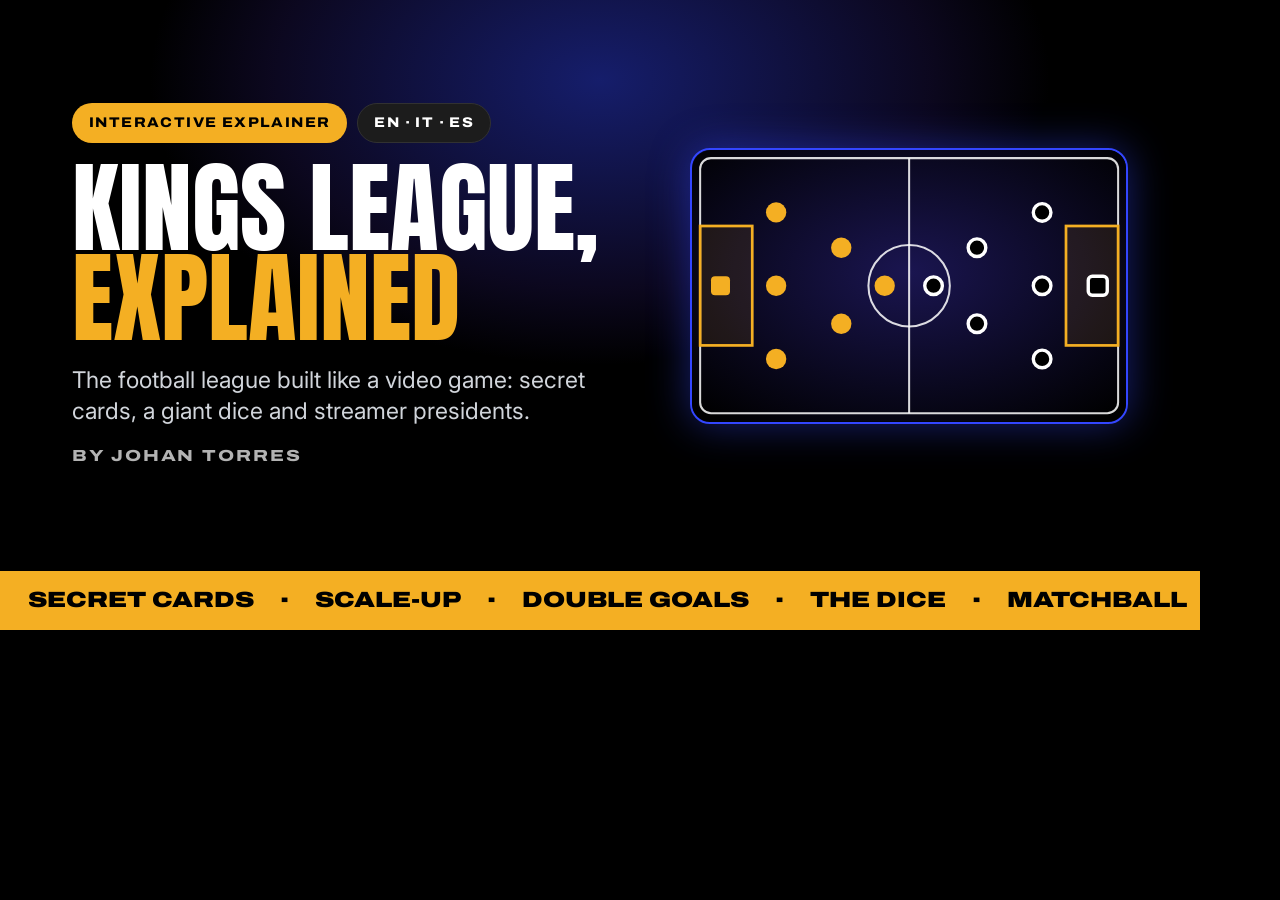
<file: tools/og.html>
<!doctype html>
<html lang="en">
<head>
<meta charset="utf-8">
<title>OG image source</title>
<link rel="stylesheet" href="../design/tokens.css">
<link rel="stylesheet" href="../design/components.css">
<style>
  html, body { margin: 0; }
  body { width: 1200px; height: 630px; overflow: hidden; position: relative; background: var(--ground); }
  .halo { position: absolute; top: -300px; left: 50%; transform: translateX(-50%); width: 1200px; height: 760px; background: radial-gradient(closest-side, rgba(51,70,255,0.42), rgba(42,27,110,0.28) 55%, transparent 75%); }
  .wrap { position: absolute; inset: 0 0 58px; padding: 0 72px; display: grid; grid-template-columns: 1.3fr 1fr; gap: 48px; align-items: center; }
  .pills { display: flex; gap: 10px; margin-bottom: 20px; }
  .kx-pill { font-size: 14px; min-height: 36px; padding: 8px 16px; }
  h1 { font-family: var(--font-display); font-weight: 400; font-size: 100px; line-height: .9; text-transform: uppercase; margin: 0 0 22px; color: var(--ink); }
  h1 em { font-style: normal; color: var(--gold); }
  p { margin: 0; font-size: 23px; line-height: 1.35; color: var(--ink-soft); }
  .by { margin-top: 16px; font-family: var(--font-wide); font-stretch: 125%; font-weight: 800; font-size: 16px; letter-spacing: .12em; text-transform: uppercase; color: var(--muted); }
  svg { width: 100%; border-radius: 20px; border: 2px solid var(--led-blue); box-shadow: var(--glow-led); }
  .ticker { position: absolute; left: 0; right: 0; bottom: 0; background: var(--gold); color: var(--on-gold); padding: 12px 0 12px 28px; white-space: nowrap; font-family: var(--font-wide); font-stretch: 125%; font-weight: 900; font-size: 22px; text-transform: uppercase; }
  .ticker span { margin-right: 26px; }
</style>
</head>
<body>
  <div class="halo"></div>
  <div class="wrap">
    <div>
      <div class="pills"><span class="kx-pill kx-pill--gold">Interactive explainer</span><span class="kx-pill">EN · IT · ES</span></div>
      <h1>Kings League, <em>Explained</em></h1>
      <p>The football league built like a video game: secret cards, a giant dice and streamer presidents.</p>
      <div class="by">By Johan Torres</div>
    </div>
    <svg viewBox="0 0 320 200" aria-hidden="true">
      <defs><radialGradient id="g" cx="50%" cy="45%" r="70%"><stop offset="0" stop-color="#1A1550"/><stop offset="1" stop-color="#000"/></radialGradient></defs>
      <rect width="320" height="200" rx="14" fill="url(#g)"/>
      <g fill="none" stroke="rgba(255,255,255,.85)" stroke-width="1.5"><rect x="6" y="6" width="308" height="188" rx="8"/><line x1="160" y1="6" x2="160" y2="194"/><circle cx="160" cy="100" r="30"/></g>
      <g fill="rgba(244,175,35,.10)" stroke="#F4AF23" stroke-width="2"><rect x="6" y="56" width="38.4" height="88"/><rect x="275.6" y="56" width="38.4" height="88"/></g>
      <rect x="14" y="93" width="14" height="14" rx="3" fill="#F4AF23"/>
      <rect x="292" y="93" width="14" height="14" rx="3" fill="#000" stroke="#fff" stroke-width="2.5"/>
      <g fill="#F4AF23"><circle cx="62" cy="46" r="7.5"/><circle cx="62" cy="100" r="7.5"/><circle cx="62" cy="154" r="7.5"/><circle cx="110" cy="72" r="7.5"/><circle cx="110" cy="128" r="7.5"/><circle cx="142" cy="100" r="7.5"/></g>
      <g fill="#000" stroke="#fff" stroke-width="2.5"><circle cx="258" cy="46" r="6.5"/><circle cx="258" cy="100" r="6.5"/><circle cx="258" cy="154" r="6.5"/><circle cx="210" cy="72" r="6.5"/><circle cx="210" cy="128" r="6.5"/><circle cx="178" cy="100" r="6.5"/></g>
    </svg>
  </div>
  <div class="ticker"><span>Secret cards</span><span>·</span><span>Scale-Up</span><span>·</span><span>Double goals</span><span>·</span><span>The dice</span><span>·</span><span>Matchball</span><span>·</span><span>Streamer presidents</span></div>
</body>
</html>
</file>
<file: design/tokens.css>
/* Kings League Explainer DS: tokens.
   Independent explainer, not affiliated with Kings League.
   Load first, before components.css. */
@import url("https://fonts.googleapis.com/css2?family=Anton&family=Archivo:wdth,wght@62..125,400..900&family=Inter:wght@400;500;600;700;800&display=swap");

:root {
  /* Color: measured on kingsleague.pro unless marked approx. */
  --ground: #000000;        /* page background */
  --surface: #141414;       /* cards, tables, panels */
  --surface-2: #1C1C1C;     /* hover, nested panels, inputs */
  --line: #313131;          /* hairlines, dividers (never text) */
  --steel: #414143;         /* inactive / disabled fills */
  --ink: #FFFFFF;           /* headings, primary text */
  --ink-soft: #D1D5DB;      /* body copy */
  --muted: #B3B3B3;         /* captions, meta, labels (min 12px) */
  --gold: #F4AF23;          /* brand: strong word, primary button, ticker, key numbers */
  --gold-deep: #C98A0E;     /* pressed gold */
  --gold-tint: rgba(244, 175, 35, 0.10); /* highlighted rows, selected chips */
  --on-gold: #000000;       /* text on gold */
  --flame: #E35205;         /* links, LIVE dot, wrong answers */
  --pitch-green: #3CAA36;   /* secret cards, kickers, correct answers */
  --led-blue: #3346FF;      /* approx. arena LED: glows and lines only, never text */
  --led-violet: #2A1B6E;    /* approx. arena backlight: large washes only */
  --crown-navy: #0B1026;    /* approx. ceremonial ground (awards, champions) */
  --paper: #F3F3F3;         /* one light "breathing" band per page */
  --paper-ink: #141414;     /* text on paper */
  --focus-ring: var(--gold);

  /* Type families (Google Fonts substitutes for the league's proprietary fonts) */
  --font-display: Anton, Impact, "Arial Narrow", sans-serif;   /* always uppercase */
  --font-wide: Archivo, "Arial Black", sans-serif;             /* use with font-stretch: 125% */
  --font-sans: Inter, system-ui, sans-serif;

  /* Type scale */
  --fs-display-xl: 128px;   /* hero h1 (64px on phones) */
  --fs-display-l: 64px;     /* section h2 (44px on phones) */
  --fs-heading: 40px;
  --fs-score: 32px;
  --fs-ticker: 22px;
  --fs-card-title: 17px;
  --fs-label: 12px;
  --fs-lead: 21px;
  --fs-body: 17px;
  --fs-small: 14px;

  /* Spacing */
  --space-1: 4px;
  --space-2: 8px;
  --space-3: 12px;
  --space-4: 16px;
  --space-6: 24px;
  --space-8: 32px;
  --space-12: 48px;
  --space-18: 72px;

  /* Radius */
  --radius-none: 0px;   /* ticker, shards, full-bleed bands */
  --radius-sm: 6px;     /* chips, score bugs */
  --radius-md: 12px;    /* buttons, inputs, video frames */
  --radius-lg: 20px;    /* cards, panels, secret cards */
  --radius-pill: 999px; /* language switch, LIVE pill */

  /* Shadow / glow */
  --glow-gold: 0 0 32px rgba(244, 175, 35, 0.35);
  --glow-led: 0 0 40px rgba(51, 70, 255, 0.45);
  --lift: 0 18px 40px rgba(0, 0, 0, 0.6);

  /* Motion */
  --dur-flip: 500ms;
  --ease-flip: cubic-bezier(.3, 1.4, .5, 1);
  --dur-ticker: 40s;

  color-scheme: dark;
}

html { background: var(--ground); }
body {
  margin: 0;
  background: var(--ground);
  color: var(--ink);
  font-family: var(--font-sans);
  font-size: var(--fs-body);
  line-height: 1.6;
  -webkit-font-smoothing: antialiased;
}
a { color: var(--flame); }
a:hover { color: var(--gold); }
:focus-visible { outline: 2px solid var(--focus-ring); outline-offset: 2px; }
</file>
<file: design/components.css>
/* Kings League Explainer DS: components. Prefix kx-. Requires tokens.css. */

*, *::before, *::after { box-sizing: border-box; }

/* ---------- Layout ---------- */
.kx-container { max-width: 1120px; margin: 0 auto; padding-inline: max(16px, env(safe-area-inset-left, 0px)) max(16px, env(safe-area-inset-right, 0px)); }
.kx-section { display: flex; flex-direction: column; gap: var(--space-6); padding-block: var(--space-18) 0; }
.kx-row { display: flex; flex-wrap: wrap; align-items: center; gap: var(--space-3); }
.kx-grid-2 { display: grid; grid-template-columns: repeat(2, minmax(0, 1fr)); gap: var(--space-4); }
.kx-grid-4 { display: grid; grid-template-columns: repeat(4, minmax(0, 1fr)); gap: var(--space-3); }
@media (max-width: 760px) {
  .kx-grid-2 { grid-template-columns: minmax(0, 1fr); }
  .kx-grid-4 { grid-template-columns: repeat(2, minmax(0, 1fr)); }
}

/* LED halo behind the hero */
.kx-halo { position: absolute; top: -260px; left: 50%; transform: translateX(-50%); width: 1200px; max-width: 100%; height: 620px; pointer-events: none;
  background: radial-gradient(closest-side, rgba(51,70,255,0.38), rgba(42,27,110,0.25) 55%, transparent 75%); }

/* ---------- Type ---------- */
.kx-display { font-family: var(--font-display); font-weight: 400; text-transform: uppercase; line-height: 0.9; margin: 0; }
.kx-h1 { font-family: var(--font-display); font-weight: 400; font-size: var(--fs-display-xl); line-height: 0.9; text-transform: uppercase; text-wrap: balance; margin: 0; }
.kx-h2 { font-family: var(--font-display); font-weight: 400; font-size: var(--fs-display-l); line-height: 0.95; text-transform: uppercase; text-wrap: balance; margin: 0; }
.kx-h1 em, .kx-h2 em, .kx-gold { font-style: normal; color: var(--gold); }
.kx-wide { font-family: var(--font-wide); font-stretch: 125%; font-weight: 900; text-transform: uppercase; letter-spacing: 0.01em; }
.kx-kicker { margin: 0; font-family: var(--font-wide); font-stretch: 125%; font-weight: 800; font-size: var(--fs-label); letter-spacing: 0.14em; text-transform: uppercase; color: var(--pitch-green); }
.kx-lead { margin: 0; max-width: 680px; font-size: var(--fs-lead); line-height: 1.55; color: var(--ink-soft); }
.kx-body { margin: 0; max-width: 680px; color: var(--ink-soft); }
@media (max-width: 760px) {
  .kx-h1 { font-size: 64px; }
  .kx-h2 { font-size: 44px; }
}

/* ---------- Button ---------- */
.kx-btn { display: inline-flex; align-items: center; justify-content: center; gap: var(--space-2); min-height: 44px; padding: 10px 22px; border-radius: var(--radius-md); border: 2px solid transparent;
  font-family: var(--font-wide); font-stretch: 125%; font-weight: 800; font-size: 13px; letter-spacing: 0.04em; text-transform: uppercase; cursor: pointer;
  transition: box-shadow .2s ease, background .2s ease, transform .2s ease; }
.kx-btn--primary { background: var(--gold); color: var(--on-gold); }
.kx-btn--primary:hover { box-shadow: var(--glow-gold); transform: translateY(-1px); }
.kx-btn--primary:active { background: var(--gold-deep); }
.kx-btn--outline { background: transparent; color: var(--ink); border-color: var(--gold); }
.kx-btn--outline:hover { background: var(--gold-tint); }
.kx-btn--ghost { background: var(--surface); color: var(--ink-soft); border-color: var(--line); }
.kx-btn--ghost:hover { background: var(--surface-2); color: var(--ink); }
.kx-btn:disabled { background: var(--steel); color: var(--muted); border-color: transparent; cursor: not-allowed; box-shadow: none; transform: none; }

/* ---------- Ticker (one per page, under the hero) ---------- */
.kx-ticker { overflow: hidden; background: var(--gold); color: var(--on-gold); padding: 12px 0; white-space: nowrap; }
.kx-ticker__track { display: inline-flex; gap: 28px; padding-left: 28px; animation: kx-marquee var(--dur-ticker) linear infinite;
  font-family: var(--font-wide); font-stretch: 125%; font-weight: 900; font-size: var(--fs-ticker); line-height: 1.1; text-transform: uppercase; }
.kx-ticker__sep { opacity: 0.5; }
@keyframes kx-marquee { from { transform: translateX(0); } to { transform: translateX(-50%); } }

/* ---------- Pills & language switch ---------- */
.kx-pill { display: inline-flex; align-items: center; gap: 6px; min-height: 30px; padding: 5px 12px; border-radius: var(--radius-pill);
  font-family: var(--font-wide); font-stretch: 112%; font-weight: 800; font-size: 11px; letter-spacing: 0.1em; text-transform: uppercase;
  background: var(--surface-2); color: var(--ink); border: 1px solid var(--line); }
.kx-pill--gold { background: var(--gold); color: var(--on-gold); border-color: transparent; }
.kx-pill--green { background: transparent; color: var(--pitch-green); border-color: var(--pitch-green); }
.kx-dot { width: 8px; height: 8px; border-radius: 50%; background: var(--flame); box-shadow: 0 0 0 3px rgba(227,82,5,0.25); }
.kx-lang { display: inline-flex; flex-wrap: wrap; gap: 4px; padding: 4px; border-radius: var(--radius-pill); background: var(--surface); border: 1px solid var(--line); }
.kx-lang button { display: inline-flex; align-items: center; gap: var(--space-2); min-height: 40px; padding: 8px 14px; border: 0; border-radius: var(--radius-pill);
  background: transparent; color: var(--muted); font-family: var(--font-sans); font-size: 13px; font-weight: 700; cursor: pointer; transition: background .15s ease, color .15s ease; }
.kx-lang button:hover { color: var(--ink); }
.kx-lang button[aria-pressed="true"] { background: var(--gold); color: var(--on-gold); }
.kx-lang svg { border-radius: 2px; flex-shrink: 0; }

/* ---------- Stat tile ---------- */
.kx-stat { display: flex; flex-direction: column; gap: var(--space-2); padding: 22px; border-radius: var(--radius-lg); background: var(--surface); border: 1px solid var(--line); min-width: 0; }
.kx-stat__num { font-family: var(--font-display); font-size: 56px; line-height: 0.95; color: var(--gold); font-variant-numeric: tabular-nums; }
.kx-stat__label { font-size: var(--fs-small); line-height: 1.4; color: var(--muted); }

/* ---------- Rule card (numbered) ---------- */
.kx-rule { display: flex; flex-direction: column; gap: 10px; padding: 24px 26px; border-radius: var(--radius-lg); background: var(--surface); border: 1px solid var(--line); transition: border-color .2s ease, background .2s ease; }
.kx-rule:hover { border-color: var(--gold); background: var(--surface-2); }
.kx-rule__head { display: flex; align-items: center; gap: var(--space-3); }
.kx-rule__num { font-family: var(--font-display); font-size: 28px; line-height: 1; color: var(--gold); font-variant-numeric: tabular-nums; }
.kx-rule__title { margin: 0; font-family: var(--font-wide); font-stretch: 125%; font-weight: 900; font-size: var(--fs-card-title); line-height: 1.15; text-transform: uppercase; }
.kx-rule p { margin: 0; font-size: 16px; color: var(--ink-soft); }

/* ---------- Secret card (our own silhouette: clipped corners + gold frame) ---------- */
.kx-card { position: relative; width: 168px; height: 236px; flex-shrink: 0; perspective: 900px; background: none; border: 0; padding: 0; cursor: pointer; font: inherit; color: inherit; }
.kx-card__inner { position: absolute; inset: 0; transform-style: preserve-3d; transition: transform var(--dur-flip) var(--ease-flip); }
.kx-card[aria-pressed="true"] .kx-card__inner { transform: rotateY(180deg); }
.kx-card__face { position: absolute; inset: 0; backface-visibility: hidden; display: flex; flex-direction: column; align-items: center; justify-content: space-between; padding: 18px 14px 14px; text-align: center;
  clip-path: polygon(14px 0, calc(100% - 14px) 0, 100% 14px, 100% calc(100% - 14px), calc(100% - 14px) 100%, 14px 100%, 0 calc(100% - 14px), 0 14px); }
.kx-card__front { background: linear-gradient(180deg, var(--surface-2), var(--ground)); box-shadow: inset 0 0 0 2px var(--gold); }
.kx-card__front::before { content: ""; position: absolute; left: 12px; right: 12px; bottom: 34px; height: 70px;
  background: repeating-linear-gradient(90deg, rgba(60,170,54,0.22) 0 1px, transparent 1px 16px), repeating-linear-gradient(0deg, rgba(60,170,54,0.22) 0 1px, transparent 1px 14px);
  transform: perspective(160px) rotateX(55deg); transform-origin: bottom; }
.kx-card__title { position: relative; font-family: var(--font-wide); font-stretch: 125%; font-weight: 900; font-size: var(--fs-card-title); line-height: 1.05; text-transform: uppercase; color: var(--gold); }
.kx-card__icon { position: relative; width: 64px; height: 64px; border-radius: 50%; display: flex; align-items: center; justify-content: center; background: var(--gold-tint); box-shadow: inset 0 0 0 2px var(--pitch-green); color: var(--pitch-green); }
.kx-card__hint { position: relative; font-family: var(--font-wide); font-stretch: 110%; font-weight: 800; font-size: 10px; letter-spacing: 0.14em; text-transform: uppercase; color: var(--muted); }
.kx-card__back { transform: rotateY(180deg); background: var(--gold); color: var(--on-gold); justify-content: center; gap: 10px; }
.kx-card__back strong { font-family: var(--font-display); font-weight: 400; font-size: 22px; text-transform: uppercase; }
.kx-card__back p { margin: 0; font-size: 13px; line-height: 1.4; font-weight: 600; }

/* ---------- Score bug ---------- */
.kx-score { display: inline-flex; align-items: stretch; border-radius: var(--radius-sm); overflow: hidden; box-shadow: var(--lift); font-family: var(--font-display); text-transform: uppercase; }
.kx-score__team { display: flex; align-items: center; gap: var(--space-2); padding: 6px 12px; background: var(--surface); color: var(--ink); font-size: 16px; }
.kx-score__crest { width: 22px; height: 22px; border-radius: 6px; background: var(--steel); }
.kx-score__goals { display: flex; align-items: center; gap: 10px; padding: 6px 14px; background: var(--gold); color: var(--on-gold); font-size: 28px; line-height: 1; font-variant-numeric: tabular-nums; }
.kx-score__min { display: flex; align-items: center; gap: 6px; padding: 6px 10px; background: var(--ground); color: var(--ink); font-family: var(--font-wide); font-stretch: 110%; font-weight: 800; font-size: 13px; font-variant-numeric: tabular-nums; }

/* ---------- Pull quote (ceremonial) ---------- */
.kx-quote { position: relative; overflow: hidden; margin: 0; padding: 48px 40px; border-radius: var(--radius-lg); background: var(--crown-navy); border: 1px solid rgba(244,175,35,0.35); }
.kx-quote::before { content: ""; position: absolute; top: 0; left: 0; right: 0; height: 18px; background: repeating-linear-gradient(135deg, var(--gold) 0 14px, transparent 14px 28px); }
.kx-quote p { margin: 12px 0 0; font-family: var(--font-display); font-size: 46px; line-height: 1.02; text-transform: uppercase; text-wrap: balance; }
.kx-quote em { font-style: normal; color: var(--gold); }

/* ---------- Paper band (one per page) + table ---------- */
.kx-paper { background: var(--paper); color: var(--paper-ink); border-radius: var(--radius-lg); padding: 48px 40px; display: flex; flex-direction: column; gap: var(--space-6); }
.kx-paper .kx-kicker { color: var(--paper-ink); }
.kx-paper .kx-h2 em { color: var(--on-gold); background: var(--gold); padding: 0 8px; }
.kx-paper .kx-body { color: #313131; }
.kx-table-wrap { overflow-x: auto; border-radius: 14px; background: #FFFFFF; border: 1px solid #D8D8D8; }
.kx-table { width: 100%; min-width: 680px; border-collapse: collapse; font-size: 15px; line-height: 1.45; color: var(--paper-ink); }
.kx-table thead tr { background: var(--ground); text-align: left; }
.kx-table thead th { padding: 16px 20px; font-family: var(--font-wide); font-stretch: 125%; font-size: 13px; font-weight: 900; letter-spacing: 0.06em; text-transform: uppercase; color: var(--ink); }
.kx-table thead th.is-focus { background: var(--gold); color: var(--on-gold); }
.kx-table tbody tr { border-top: 1px solid #E5E5E5; }
.kx-table tbody th { padding: 14px 20px; text-align: left; font-weight: 700; color: #525252; }
.kx-table td { padding: 14px 20px; }
.kx-table td.is-focus { background: rgba(244,175,35,0.14); font-weight: 600; }
@media (max-width: 760px) { .kx-paper, .kx-quote { padding: 28px 20px; } }

/* ---------- Quiz ---------- */
.kx-quiz { position: relative; overflow: hidden; border-radius: var(--radius-lg); background: var(--surface); border: 1px solid var(--line); padding: 44px 40px; display: flex; flex-direction: column; gap: var(--space-6); }
.kx-quiz__opt { min-height: 48px; text-align: left; padding: 12px 18px; border-radius: var(--radius-md); border: 2px solid var(--line); background: var(--ground); color: var(--ink);
  font-family: var(--font-sans); font-size: 16px; font-weight: 600; line-height: 1.35; cursor: pointer; transition: border-color .15s ease, transform .15s ease; }
.kx-quiz__opt:hover:not(:disabled) { border-color: var(--gold); transform: translateY(-1px); }
.kx-quiz__opt.is-correct { background: var(--pitch-green); border-color: var(--pitch-green); color: #000000; }
.kx-quiz__opt.is-wrong { background: rgba(227,82,5,0.16); border-color: var(--flame); color: var(--ink); }
.kx-quiz__opt.is-dim { color: var(--muted); }
@media (max-width: 760px) { .kx-quiz { padding: 28px 20px; } }

/* ---------- Numbered steps ---------- */
.kx-steps { margin: 0; padding: 0; list-style: none; max-width: 820px; }
.kx-steps li { display: grid; grid-template-columns: 64px minmax(0, 1fr); gap: 18px; align-items: start; padding: 22px 0; border-top: 1px solid var(--line); }
.kx-steps__num { font-family: var(--font-display); font-size: 52px; line-height: 0.9; color: var(--gold); }
.kx-steps h3 { margin: 0 0 6px; font-family: var(--font-wide); font-stretch: 125%; font-weight: 900; font-size: var(--fs-card-title); text-transform: uppercase; }
.kx-steps p { margin: 0; font-size: 16px; color: var(--ink-soft); }

/* ---------- Footer ---------- */
.kx-footer { margin-top: var(--space-18); padding-block: var(--space-6) var(--space-12); border-top: 2px solid var(--gold); font-size: var(--fs-small); color: var(--muted); }

/* ---------- Motion safety ---------- */
@media (prefers-reduced-motion: reduce) {
  *, *::before, *::after { transition: none !important; animation: none !important; }
}
</file>
<file: styles.css>
/* Page-specific styles. Built only on the Kings League Explainer DS variables
   (design/tokens.css) and components (design/components.css). Tokens are not redefined here. */

/* ===== Base additions ===== */
body { overflow-x: hidden; }
svg { display: block; max-width: 100%; }
h3 { margin: 0; }
.plain { list-style: none; margin: 0; padding: 0; }
.skip {
  position: absolute; left: 12px; top: -60px; z-index: 50;
  background: var(--gold); color: var(--on-gold); padding: 10px 16px; border-radius: var(--radius-md);
  font-weight: 700; text-decoration: none;
}
.skip:focus { top: 12px; }
:focus-visible { outline: 2px solid var(--gold); outline-offset: 3px; }

.fine { margin: 0; font-size: var(--fs-small); color: var(--muted); }
.hint {
  margin: 0 0 var(--space-3); font-family: var(--font-wide); font-stretch: 112%; font-weight: 800;
  font-size: 11px; letter-spacing: 0.14em; text-transform: uppercase; color: var(--muted);
}
.sec-head { display: flex; flex-direction: column; gap: var(--space-3); }
.kx-h2 { overflow-wrap: break-word; }
.kx-h2--sm { font-size: 44px; }

/* ===== Top bar + language switch ===== */
.topbar {
  position: sticky; top: 0; z-index: 30;
  background: rgba(0, 0, 0, 0.82); backdrop-filter: blur(12px); -webkit-backdrop-filter: blur(12px);
  border-bottom: 1px solid var(--line);
}
.topbar-in { display: flex; align-items: center; justify-content: space-between; gap: var(--space-3); min-height: 60px; }
.site-name {
  min-width: 0; overflow: hidden; text-overflow: ellipsis; white-space: nowrap;
  font-family: var(--font-wide); font-stretch: 125%; font-weight: 900; font-size: 12px; letter-spacing: 0.12em; text-transform: uppercase; color: var(--ink);
}
.site-name::before { content: ''; display: inline-block; width: 8px; height: 8px; margin-right: 10px; border-radius: 50%; background: var(--gold); box-shadow: var(--glow-gold); vertical-align: 1px; }
.kx-lang { flex-shrink: 0; flex-wrap: nowrap; }
.kx-lang button { padding: 8px 11px; }
.flag { width: 20px; height: 14px; box-shadow: 0 0 0 1px rgba(255, 255, 255, 0.2); }
.lang-full { display: none; }
@media (min-width: 560px) { .lang-full { display: inline; } .lang-short { display: none; } .kx-lang button { padding: 8px 14px; } }

/* ===== Hero ===== */
.hero { position: relative; overflow: hidden; padding-top: var(--space-12); }
.hero-in { position: relative; display: flex; flex-direction: column; gap: var(--space-6); padding-bottom: var(--space-12); }
.hero-pills { gap: var(--space-2); }
.hero .kx-h1 { overflow-wrap: break-word; }
.hero-grid { display: grid; gap: var(--space-8); align-items: center; }
.byline { display: flex; flex-wrap: wrap; gap: 6px 10px; margin: var(--space-4) 0 0; font-family: var(--font-wide); font-stretch: 112%; font-weight: 700; font-size: 13px; letter-spacing: 0.06em; text-transform: uppercase; color: var(--muted); }
.byline-name { color: var(--ink); }
.byline-date { color: var(--pitch-green); }
.byline-for { color: var(--gold); }
.byline-sub { margin-top: var(--space-2); }
@media (max-width: 559.98px) { .byline-sep { display: none; } .byline-for { flex-basis: 100%; } }
.hero-art { width: 100%; max-width: 580px; }
@media (min-width: 900px) {
  .hero { padding-top: var(--space-18); }
  .hero .kx-h1 { font-size: 112px; }
  .hero-grid { grid-template-columns: 1.1fr 1fr; gap: var(--space-12); }
  .hero-art { justify-self: end; }
}
@media (max-width: 760px) { .hero .kx-h1 { font-size: 56px; } }
@media (max-width: 380px) { .hero .kx-h1 { font-size: 50px; } }

/* ===== Ticker spacing ===== */
.kx-ticker { margin-top: 0; }

/* ===== Intro ===== */
.intro { padding-top: var(--space-12); display: flex; flex-direction: column; gap: var(--space-4); }
.intro .kx-body { font-size: 19px; line-height: 1.65; max-width: 720px; }
.dropcap::first-letter { float: left; font-family: var(--font-display); font-size: 4.2em; line-height: 0.82; padding: 6px 12px 0 0; color: var(--gold); }

/* ===== Score bug helpers ===== */
.kx-score { max-width: 100%; }
.kx-score__team { white-space: nowrap; }
.kx-score__goals { white-space: nowrap; }
.crest-a { background: var(--gold) !important; }
.crest-b { background: var(--ink) !important; }
.kx-score__goals.bump { animation: bump 200ms ease-out; }
@keyframes bump { 50% { transform: scale(1.15); } }
@media (max-width: 420px) {
  .kx-score { flex-wrap: wrap; }
  .kx-score__min { flex-basis: 100%; justify-content: center; }
  .kx-score__team { padding: 6px 8px; font-size: 14px; }
  .kx-score__goals { padding: 6px 10px; font-size: 22px; }
  .kx-score__min { padding: 6px 8px; font-size: 12px; }
}

/* ===== Match timeline ===== */
.tl { padding: var(--space-6) var(--space-4); background: var(--surface); border: 1px solid var(--line); border-radius: var(--radius-lg); }
.tl-bar, .tl-ruler { display: grid; gap: 4px; }
.tl-ruler { margin-top: 6px; font-family: var(--font-wide); font-stretch: 112%; font-weight: 700; font-size: 11px; color: var(--muted); }
.tl-seg {
  position: relative; display: flex; flex-direction: column; justify-content: space-between; align-items: flex-start;
  min-height: 64px; padding: 8px 8px 14px; text-align: left; cursor: pointer; color: var(--ink-soft);
  background: var(--surface-2); border: 2px solid var(--line); border-radius: var(--radius-md);
  transition: border-color .2s ease, background .2s ease, transform .2s ease;
}
.tl-seg::after { content: ''; position: absolute; left: 6px; right: 6px; bottom: 6px; height: 4px; border-radius: 2px; background: var(--seg); }
.tl-seg:hover { background: var(--ground); }
.tl-seg[aria-pressed="true"] { border-color: var(--gold); background: var(--ground); transform: translateY(-2px); }
.tone-scale { --seg: var(--steel); }
.tone-cards { --seg: var(--pitch-green); }
.tone-double { --seg: var(--gold); }
.tone-dice { --seg: var(--led-blue); }
.tone-end { --seg: var(--flame); }
.tl-range { font-family: var(--font-display); font-size: 16px; line-height: 1; color: var(--ink); white-space: nowrap; }
.tl-short { display: none; font-family: var(--font-wide); font-stretch: 112%; font-weight: 800; font-size: 10px; letter-spacing: 0.1em; text-transform: uppercase; color: var(--muted); }
.tl-panel { margin-top: var(--space-4); padding: var(--space-6) 20px; background: var(--ground); border: 1px solid var(--line); border-radius: var(--radius-lg); min-height: 210px; }
.tl-bug { margin-bottom: var(--space-4); }
.tl-title { margin-bottom: var(--space-2); font-family: var(--font-wide); font-stretch: 125%; font-weight: 900; font-size: 20px; line-height: 1.15; text-transform: uppercase; }
.tl-body { margin: 0; color: var(--ink-soft); }
.tl-panel.swap .tl-title, .tl-panel.swap .tl-body { animation: swap .35s ease; }
@keyframes swap { from { opacity: 0; transform: translateY(6px); } to { opacity: 1; transform: none; } }
@media (max-width: 699.98px) {
  .tl-bar { grid-template-columns: repeat(3, minmax(0, 1fr)) !important; gap: 6px; }
  .tl-short { display: block; }
  .tl-ruler { display: none; }
}
@media (min-width: 700px) {
  .tl { padding: var(--space-8); }
  .tl-seg { min-height: 84px; padding: 10px 10px 16px; }
  .tl-range { font-size: 18px; }
  .tl-short { display: block; font-size: 11px; }
  .tl-panel { padding: var(--space-8); min-height: 190px; }
}

/* ===== Stadium: one CSS 3D component for every pitch =====
   All sizes use container units (cqw) so the hero and dice pitches scale identically. */
.stadium {
  position: relative; width: 100%; aspect-ratio: 16 / 10; container-type: inline-size; overflow: hidden;
  border-radius: var(--radius-lg);
  background:
    radial-gradient(70% 55% at 50% 30%, rgba(255, 244, 214, 0.07), transparent 70%),
    radial-gradient(120% 90% at 50% 0%, #16181c 0%, #08090b 55%, #030303 100%);
  box-shadow: inset 0 0 0 1px rgba(255, 255, 255, 0.07), var(--lift);
}
.st-scene { position: absolute; inset: 0; perspective: 150cqw; perspective-origin: 50% 8%; }
.st-floor {
  position: absolute; left: 10cqw; top: 12.5cqw; width: 80cqw; height: 45.6cqw;
  transform-style: preserve-3d; transform: rotateX(52deg); transform-origin: 50% 50%;
  background: linear-gradient(180deg, #121412, #0b0c0b);
  box-shadow: 0 0 0 0.35cqw #1b1d1f, 0 3cqw 5cqw rgba(0, 0, 0, 0.8);
}
.st-floor i, .st-floor b { display: block; font-style: normal; }

/* Grass: mowing stripes + turf grain + light pools from the floodlights */
.st-pitch {
  position: absolute; left: 7%; right: 7%; top: 10%; bottom: 10%; transform-style: preserve-3d;
  background-image:
    radial-gradient(42% 60% at 22% 30%, rgba(255, 250, 230, 0.10), transparent 70%),
    radial-gradient(42% 60% at 78% 30%, rgba(255, 250, 230, 0.10), transparent 70%),
    linear-gradient(180deg, rgba(0, 0, 0, 0.15), rgba(0, 0, 0, 0) 40%, rgba(0, 0, 0, 0.22)),
    url("assets/textures/grass-noise.svg"),
    repeating-linear-gradient(90deg, #22592a 0 7.1428%, #1b4b21 7.1428% 14.2857%);
  background-size: auto, auto, auto, 9cqw 9cqw, auto;
  background-blend-mode: normal, normal, normal, soft-light, normal;
  box-shadow: inset 0 0 2.4cqw rgba(0, 0, 0, 0.5);
}
.st-lines { position: absolute; inset: 0; width: 100%; height: 100%; }

/* Perimeter walls with discreet ad panels and LED strips */
.st-wall {
  position: absolute; display: flex; gap: 0.35cqw; padding: 0.35cqw;
  background: linear-gradient(180deg, #2b2e33 0%, #15171a 55%, #0b0c0d 100%);
  border-top: 0.3cqw solid #60656c;
  box-shadow: inset 0 -0.28cqw 0 rgba(244, 175, 35, 0.75);
}
.st-wall .ad { flex: 1; background: linear-gradient(180deg, #1a1c20, #0d0e10); border: 1px solid rgba(255, 255, 255, 0.06); }
.st-wall .ad--stripe { background: repeating-linear-gradient(-60deg, rgba(244, 175, 35, 0.78) 0 0.45cqw, transparent 0.45cqw 1cqw) center / 3.2cqw 100% no-repeat, linear-gradient(180deg, #1a1c20, #0d0e10); }
.st-wall--far { left: 0; right: 0; top: -4.6cqw; height: 4.6cqw; transform-origin: 50% 100%; transform: rotateX(-90deg); }
.st-wall--near {
  left: 0; right: 0; top: calc(100% - 2cqw); height: 2cqw; transform-origin: 50% 100%; transform: rotateX(-90deg);
  background: linear-gradient(180deg, rgba(43, 46, 51, 0.92), rgba(11, 12, 13, 0.96));
}
.st-wall--left, .st-wall--right { top: 0; bottom: 0; width: 3.4cqw; flex-direction: column; box-shadow: inset -0.28cqw 0 0 rgba(51, 70, 255, 0.55); border-top: 0; }
.st-wall--left { left: 0; transform-origin: 0 50%; transform: rotateY(-90deg); border-right: 0.3cqw solid #60656c; }
.st-wall--right { right: 0; transform-origin: 100% 50%; transform: rotateY(90deg); border-left: 0.3cqw solid #60656c; box-shadow: inset 0.28cqw 0 0 rgba(51, 70, 255, 0.55); }

/* Big screen on the far side shows the format in play */
.st-screen {
  position: absolute; left: 39%; width: 22%; top: -6cqw; height: 6cqw; display: grid; place-items: center;
  transform-origin: 50% 100%; transform: translateY(-0.4cqw) translateZ(4.3cqw) rotateX(-90deg);
  background: linear-gradient(180deg, #0c0d0f, #050505); border: 0.3cqw solid rgba(244, 175, 35, 0.85);
  box-shadow: 0 0 1.4cqw rgba(244, 175, 35, 0.18);
}
.st-screen b { font-family: var(--font-display); font-weight: 400; font-size: 3.8cqw; line-height: 1; color: var(--gold); text-transform: uppercase; }

/* Floodlight towers */
.st-light { position: absolute; top: -18cqw; width: 4.6cqw; height: 18cqw; transform-origin: 50% 100%; transform: translateY(-1.4cqw) rotateX(-90deg); }
.st-light--l { left: 1%; }
.st-light--r { right: 1%; }
.st-pole { position: absolute; left: 50%; bottom: 0; width: 0.5cqw; margin-left: -0.25cqw; height: 86%; background: repeating-linear-gradient(0deg, #444950 0 0.45cqw, #1d1f22 0.45cqw 0.85cqw); }
.st-head {
  position: absolute; top: 0; left: 0; right: 0; height: 2.8cqw; border-radius: 0.3cqw;
  background: radial-gradient(circle, #fffdf6 0 34%, transparent 38%) 0 0 / 1.15cqw 1.4cqw, #2c2f34;
  box-shadow: 0 0 1.8cqw 0.4cqw rgba(255, 250, 235, 0.32);
}

/* Small stand behind the far wall */
.st-stands {
  position: absolute; left: 6%; right: 6%; top: -8cqw; height: 8cqw; transform-origin: 50% 100%;
  transform: translateY(-0.3cqw) translateZ(4.5cqw) rotateX(-36deg); opacity: 0.9;
  background:
    radial-gradient(circle, rgba(220, 225, 235, 0.16) 0 0.16cqw, transparent 0.2cqw) 0 0 / 0.9cqw 1.1cqw,
    repeating-linear-gradient(180deg, #1c1e22 0 0.7cqw, #0e0f11 0.7cqw 1.1cqw);
}

/* Goals: front frame, side, top and back nets */
.st-goal { position: absolute; top: calc(50% - 4.6cqw); width: 2.4cqw; height: 9.2cqw; transform-style: preserve-3d; --gh: 3.4cqw; }
.st-goal--l { left: calc(7% - 2.4cqw); }
.st-goal--r { left: 93%; }
.st-goal i {
  position: absolute;
  background-color: rgba(255, 255, 255, 0.04);
  background-image:
    repeating-linear-gradient(0deg, rgba(255, 255, 255, 0.42) 0 1px, transparent 1px 0.5cqw),
    repeating-linear-gradient(90deg, rgba(255, 255, 255, 0.42) 0 1px, transparent 1px 0.5cqw);
}
.st-goal .g-top { inset: 0; transform: translateZ(var(--gh)); }
.st-goal .g-side--a { left: 0; right: 0; top: 0; height: var(--gh); transform-origin: 50% 0; transform: rotateX(90deg); }
.st-goal .g-side--b { left: 0; right: 0; bottom: 0; height: var(--gh); transform-origin: 50% 100%; transform: rotateX(-90deg); }
.st-goal .g-back, .st-goal .g-frame { top: 0; bottom: 0; width: var(--gh); }
.st-goal .g-frame { background: none; border: 0.32cqw solid #f5f5f5; box-shadow: 0 0 0.3cqw rgba(0, 0, 0, 0.6); }
.st-goal--l .g-back { left: 0; transform-origin: 0 50%; transform: rotateY(-90deg); }
.st-goal--l .g-frame { right: 0; transform-origin: 100% 50%; transform: rotateY(90deg); border-right: 0; }
.st-goal--r .g-back { right: 0; transform-origin: 100% 50%; transform: rotateY(90deg); }
.st-goal--r .g-frame { left: 0; transform-origin: 0 50%; transform: rotateY(-90deg); border-left: 0; }

/* Players: thick sports chips sitting on the grass plane */
.st-pl { position: absolute; width: 3.3cqw; height: 3.3cqw; margin: -1.65cqw 0 0 -1.65cqw; transform-style: preserve-3d; }
.st-pl i { position: absolute; inset: 0; border-radius: 50%; }
.st-pl .pl-sh { transform: translate(0.45cqw, 0.55cqw) scale(1.2); background: radial-gradient(closest-side, rgba(0, 0, 0, 0.7), rgba(0, 0, 0, 0)); }
.st-pl .pl-l1 { transform: translateZ(0.22cqw); }
.st-pl .pl-l2 { transform: translateZ(0.44cqw); }
.st-pl .pl-l3 { transform: translateZ(0.66cqw); }
.st-pl .pl-top { transform: translateZ(0.88cqw); }
.st-pl--a .pl-l1, .st-pl--a .pl-l2, .st-pl--a .pl-l3 { background: #a06c06; }
.st-pl--a .pl-top { background: radial-gradient(circle at 35% 30%, #ffe696 0%, #F4AF23 52%, #c48709 100%); box-shadow: inset 0 0 0 0.18cqw rgba(0, 0, 0, 0.22); }
.st-pl--b .pl-l1, .st-pl--b .pl-l2, .st-pl--b .pl-l3 { background: #8f9194; box-shadow: 0 0 0 0.12cqw #161616; }
.st-pl--b .pl-top { background: radial-gradient(circle at 35% 30%, #ffffff 0%, #eeeeee 55%, #cdcdcd 100%); box-shadow: inset 0 0 0 0.28cqw #161616; }
.st-pl--gk { width: 3.6cqw; height: 3.6cqw; margin: -1.8cqw 0 0 -1.8cqw; }
.st-pl--a.st-pl--gk .pl-top { box-shadow: inset 0 0 0 0.5cqw #F4AF23, inset 0 0 0 0.85cqw #111; }
.st-pl--b.st-pl--gk .pl-top { box-shadow: inset 0 0 0 0.28cqw #161616, inset 0 0 0 0.7cqw #fff, inset 0 0 0 1cqw #161616; }
.stadium--dice .st-pl { animation: pl-drop 0.55s cubic-bezier(.2, .8, .3, 1.15) both; animation-delay: calc(var(--i) * 90ms + 40ms); }
@keyframes pl-drop { from { transform: translateZ(6cqw); opacity: 0; } to { transform: none; opacity: 1; } }

/* Fewer decorative details on small pitches */
@container (max-width: 430px) {
  .st-stands { display: none; }
  .st-head { box-shadow: 0 0 1.2cqw 0.2cqw rgba(255, 250, 235, 0.25); }
}

/* ===== Secret cards: premium collectible cards (one row, scrolls sideways on phones) ===== */
.deck { display: flex; gap: var(--space-4); overflow-x: auto; padding: 10px 4px 18px; scroll-snap-type: x mandatory; -webkit-overflow-scrolling: touch; overscroll-behavior-x: contain; }
.deck li { scroll-snap-align: start; }
.kx-card { width: 186px; height: 276px; --dur-flip: 600ms; transition: transform 0.25s ease; }
.kx-card:hover { transform: translateY(-4px); }
.kx-card:focus-visible { outline-offset: 4px; }
.kx-card__face {
  padding: 0; box-shadow: none; text-align: left;
  background: linear-gradient(135deg, #8d8f93 0%, #3a3c40 22%, #d9dadc 46%, #4a4c50 64%, #a5a7ab 84%, #3a3c40 100%);
}
.kx-card__front::before { display: none; }
.kx-card .cf, .kx-card .cb {
  position: absolute; inset: 1.5px; display: flex; flex-direction: column;
  clip-path: polygon(13px 0, calc(100% - 13px) 0, 100% 13px, 100% calc(100% - 13px), calc(100% - 13px) 100%, 13px 100%, 0 calc(100% - 13px), 0 13px);
  background: url("assets/textures/grain.svg"), linear-gradient(180deg, #171717 0%, #070707 100%);
}
.kx-card .cf { padding: 12px; gap: 10px; box-shadow: 0 14px 30px rgba(0, 0, 0, 0.55); }
.kx-card:hover .kx-card__front { filter: brightness(1.06); }
.cf-top { display: flex; align-items: baseline; justify-content: space-between; gap: 6px; }
.card-no { font-family: var(--font-display); font-size: 18px; line-height: 1; color: var(--ink); }
.card-no em { font-style: normal; font-size: 12px; color: var(--gold); }
.cf-tag { font-family: var(--font-wide); font-stretch: 112%; font-weight: 800; font-size: 8.5px; letter-spacing: 0.16em; text-transform: uppercase; color: var(--muted); }
.cf-art {
  position: relative; display: block; height: 128px; overflow: hidden; border-radius: 6px;
  box-shadow: inset 0 0 0 1px rgba(255, 255, 255, 0.14), 0 6px 14px rgba(0, 0, 0, 0.6);
}
.cf-art::after { content: ''; position: absolute; left: 0; right: 0; bottom: 0; height: 2px; background: var(--gold); }
.card-art { display: block; width: 100%; height: 100%; }
/* Fixed two-line title box so every illustration and title line up across the deck. */
.kx-card__title {
  font-size: 16px; max-width: 100%; overflow-wrap: anywhere; color: var(--ink);
  min-height: 2.1em; display: flex; align-items: center; justify-content: center; text-align: center;
}
.kx-card__hint { margin-top: auto; text-align: center; }
.kx-card__back { background: linear-gradient(135deg, #8d8f93 0%, #3a3c40 22%, #d9dadc 46%, #4a4c50 64%, #a5a7ab 84%, #3a3c40 100%); color: var(--ink); }
.kx-card .cb { padding: 16px 14px 14px; gap: 9px; background: url("assets/textures/grain.svg"), linear-gradient(180deg, #1d1d1d 0%, #0b0b0b 100%); }
.kx-card .cb::before { content: ''; position: absolute; left: 0; right: 0; top: 0; height: 4px; background: var(--gold); }
.kx-card .cb strong { margin-top: 4px; font-family: var(--font-display); font-weight: 400; font-size: 22px; line-height: 1; text-transform: uppercase; color: var(--gold); }
.cb-body { font-size: 13.5px; line-height: 1.45; font-weight: 500; color: var(--ink-soft); }
.kx-card .card-window { margin-top: auto; font-family: var(--font-wide); font-stretch: 110%; font-weight: 800; font-size: 9px; letter-spacing: 0.08em; text-transform: uppercase; line-height: 1.35; color: var(--muted); }
@media (min-width: 1000px) { .deck { flex-wrap: wrap; overflow: visible; justify-content: center; max-width: 820px; margin-inline: auto; } }

/* ===== Dice: matte black die with recessed gold pips ===== */
.dice-box { display: grid; gap: var(--space-6); padding: var(--space-6) var(--space-4); background: var(--surface); border: 1px solid var(--line); border-radius: var(--radius-lg); }
.dice-stage {
  display: flex; flex-direction: column; align-items: center; gap: 20px; padding: 8px 0;
  background: radial-gradient(60% 55% at 62% 38%, rgba(255, 176, 80, 0.09), transparent 70%);
}
.cube-scene { position: relative; width: 120px; height: 120px; perspective: 800px; margin: 34px 0 40px; --half: 60px; }
.die-lift { position: absolute; inset: 0; transform-style: preserve-3d; }
.die-lift.is-rolling { animation: die-lift 1s cubic-bezier(.3, .6, .3, 1) both; }
@keyframes die-lift {
  0% { transform: none; } 22% { transform: translateY(-40px); } 60% { transform: translateY(-14px); }
  82% { transform: translateY(2px); } 92% { transform: translateY(-3px); } 100% { transform: none; }
}
.cube { position: absolute; inset: 0; transform-style: preserve-3d; transform: rotateX(-20deg) rotateY(28deg); transition: transform 1s cubic-bezier(.18, .7, .22, 1); }
/* Solid inner core: six square faces just inside the rounded ones, so no gaps show at the edges. */
.cube .core { position: absolute; inset: 0; display: block; background: #070707; --half-in: calc(var(--half) - 2px); }
.cube .core.f-front { transform: translateZ(var(--half-in)); }
.cube .core.f-back { transform: rotateY(180deg) translateZ(var(--half-in)); }
.cube .core.f-right { transform: rotateY(90deg) translateZ(var(--half-in)); }
.cube .core.f-left { transform: rotateY(-90deg) translateZ(var(--half-in)); }
.cube .core.f-top { transform: rotateX(90deg) translateZ(var(--half-in)); }
.cube .core.f-bottom { transform: rotateX(-90deg) translateZ(var(--half-in)); }
.cube-face {
  position: absolute; inset: 0; display: grid; place-items: center; border-radius: 13%;
  background: url("assets/textures/grain.svg"), radial-gradient(circle at 30% 25%, #363636 0%, #181818 50%, #080808 100%);
  box-shadow: inset 0 0 0 1px rgba(255, 255, 255, 0.05), inset 0 -6px 14px rgba(0, 0, 0, 0.55), inset 0 5px 10px rgba(255, 255, 255, 0.07);
  backface-visibility: hidden; -webkit-backface-visibility: hidden;
}
.f-top { background: url("assets/textures/grain.svg"), radial-gradient(circle at 40% 30%, #444 0%, #1e1e1e 55%, #0b0b0b 100%); }
.f-right { background: url("assets/textures/grain.svg"), linear-gradient(90deg, rgba(255, 170, 70, 0), rgba(255, 170, 70, 0.12)), radial-gradient(circle at 30% 25%, #303030 0%, #151515 55%, #070707 100%); }
.f-front { transform: translateZ(var(--half)); }
.f-back { transform: rotateY(180deg) translateZ(var(--half)); }
.f-right { transform: rotateY(90deg) translateZ(var(--half)); }
.f-left { transform: rotateY(-90deg) translateZ(var(--half)); }
.f-top { transform: rotateX(90deg) translateZ(var(--half)); }
.f-bottom { transform: rotateX(-90deg) translateZ(var(--half)); }
.pips { display: grid; grid-template-columns: repeat(3, 1fr); grid-template-rows: repeat(3, 1fr); width: 72%; height: 72%; }
.pips i { display: block; }
.pips .pip {
  width: 66%; aspect-ratio: 1; place-self: center; border-radius: 50%;
  background: radial-gradient(circle at 40% 35%, #ffe28e 0%, #F4AF23 45%, #a36b04 100%);
  box-shadow: inset 0 2px 3px rgba(0, 0, 0, 0.55), inset 0 -1px 1px rgba(255, 255, 255, 0.35), 0 1px 0 rgba(255, 255, 255, 0.07);
}
.die-logo { display: block; width: 62%; height: 62%; color: var(--gold); filter: drop-shadow(0 1px 0 rgba(0, 0, 0, 0.85)); }
.die-logo svg { width: 100%; height: 100%; }
.die-shadow { position: absolute; left: 6%; right: 6%; bottom: -30px; height: 22px; display: block; border-radius: 50%; background: radial-gradient(closest-side, rgba(0, 0, 0, 0.8), rgba(0, 0, 0, 0)); }
.die-shadow.is-rolling { animation: die-shadow 1s cubic-bezier(.3, .6, .3, 1) both; }
@keyframes die-shadow { 22% { transform: scale(0.55); opacity: 0.45; } 60% { transform: scale(0.82); opacity: 0.7; } 82% { transform: scale(1.04); opacity: 1; } 100% { transform: none; opacity: 1; } }
.dice-result { display: flex; flex-direction: column; gap: var(--space-4); padding: 20px; background: var(--ground); border: 1px solid var(--line); border-radius: var(--radius-lg); }
.dice-text { margin: 0; min-height: 3.2em; color: var(--ink-soft); }
@media (min-width: 800px) {
  .dice-box { grid-template-columns: 1fr 1.3fr; align-items: center; padding: var(--space-8); gap: var(--space-8); }
  .cube-scene { width: 150px; height: 150px; margin: 44px 0 50px; --half: 75px; }
}


/* ===== Paper band + table ===== */
.kx-paper .kx-lead { color: #313131; }
.kx-paper .hint { color: #525252; }
.scroll-hint { display: block; margin: 0; }
@media (min-width: 760px) { .scroll-hint { display: none; } }
.kx-table-wrap { -webkit-overflow-scrolling: touch; overscroll-behavior-x: contain; }
.kx-table tbody th { position: sticky; left: 0; z-index: 1; background: #FFFFFF; width: 22%; }
.kx-table td, .kx-table th { vertical-align: top; }
.kx-table thead th:first-child { position: sticky; left: 0; z-index: 2; background: var(--ground); }
.kx-paper :focus-visible { outline-color: var(--paper-ink); }

/* ===== Presidents ===== */
.pres-groups { display: grid; gap: var(--space-4); }
.pres-group { display: flex; flex-direction: column; gap: var(--space-4); padding: var(--space-6) 20px; background: var(--surface); border: 1px solid var(--line); border-radius: var(--radius-lg); }
.pres-group ul { display: grid; gap: var(--space-3); }
.person { display: flex; align-items: center; gap: var(--space-3); }
.avatar {
  flex-shrink: 0; display: grid; place-items: center; width: 46px; height: 46px; border-radius: 50%;
  background: var(--surface-2); border: 2px solid var(--gold); color: var(--ink);
  font-family: var(--font-display); font-size: 17px; letter-spacing: 0.04em;
}
.person-text { display: flex; flex-direction: column; min-width: 0; }
.person-name { font-weight: 700; line-height: 1.25; color: var(--ink); }
.person-team { font-size: var(--fs-small); line-height: 1.35; color: var(--muted); }
@media (min-width: 900px) { .pres-groups { grid-template-columns: repeat(3, minmax(0, 1fr)); align-items: start; } }

/* ===== Expansion timeline ===== */
.years { position: relative; display: grid; gap: var(--space-6); padding-left: 26px; }
.years::before { content: ''; position: absolute; left: 7px; top: 10px; bottom: 10px; width: 2px; background: var(--line); }
.year { position: relative; }
.year-label { display: flex; align-items: center; margin: 0 0 var(--space-3); font-family: var(--font-display); font-size: 34px; line-height: 1; color: var(--ink); }
.year-dot { position: absolute; left: -26px; top: 8px; width: 16px; height: 16px; border-radius: 50%; background: var(--gold); box-shadow: var(--glow-gold); }
.year ul { display: grid; gap: var(--space-2); }
.event { display: flex; gap: 10px; padding: 12px 14px; font-size: 15px; line-height: 1.45; color: var(--ink-soft); background: var(--surface); border: 1px solid var(--line); border-radius: var(--radius-md); transition: border-color .2s ease, background .2s ease; }
.event:hover { border-color: var(--gold); background: var(--surface-2); }
.event-date { flex-shrink: 0; min-width: 34px; padding-top: 2px; font-family: var(--font-wide); font-stretch: 112%; font-weight: 900; font-size: 12px; letter-spacing: 0.06em; text-transform: uppercase; color: var(--pitch-green); }
.event.hl { border-color: var(--gold); background: var(--gold-tint); color: var(--ink); }
.event.hl .event-date { color: var(--gold); }
@media (min-width: 980px) {
  .years { grid-template-columns: repeat(5, minmax(0, 1fr)); gap: var(--space-3); padding: 34px 0 0; }
  .years::before { left: 0; right: 0; top: 7px; bottom: auto; width: auto; height: 2px; }
  .year-dot { left: 0; top: -34px; }
  .event { flex-direction: column; gap: 4px; font-size: 14px; }
}

/* ===== Pull quote ===== */
.quote-fig { margin: 0; display: flex; flex-direction: column; gap: var(--space-3); }
.quote-fig .kx-quote { margin: 0; }
.quote-fig figcaption { font-family: var(--font-wide); font-stretch: 125%; font-weight: 800; font-size: var(--fs-label); letter-spacing: 0.14em; text-transform: uppercase; color: var(--muted); }
@media (max-width: 760px) { .kx-quote p { font-size: 34px; } }

/* ===== Why it works (numbered steps) ===== */
.kx-steps p { max-width: 680px; }

/* ===== Quiz ===== */
.quiz-top { display: flex; flex-wrap: wrap; align-items: center; justify-content: space-between; gap: var(--space-3); }
.quiz-progress { height: 4px; overflow: hidden; border-radius: 2px; background: var(--line); }
.quiz-progress span { display: block; height: 100%; background: var(--gold); transition: width .4s ease; }
.quiz-q { font-family: var(--font-wide); font-stretch: 125%; font-weight: 900; font-size: 22px; line-height: 1.2; text-transform: uppercase; }
.quiz-q:focus, .quiz-score:focus { outline: none; }
.quiz-options { display: grid; gap: var(--space-3); }
.kx-quiz__opt { display: flex; align-items: center; gap: var(--space-3); width: 100%; }
.kx-quiz__opt[aria-disabled="true"] { cursor: default; transform: none !important; }
.opt-key { flex-shrink: 0; display: grid; place-items: center; width: 28px; height: 28px; border-radius: var(--radius-sm); background: var(--surface-2); color: var(--ink-soft); font-family: var(--font-display); font-size: 15px; }
.kx-quiz__opt.is-correct .opt-key { background: #000000; color: var(--pitch-green); }
.kx-quiz__opt.is-wrong .opt-key { background: var(--flame); color: #000000; }
.quiz-feedback { display: flex; flex-direction: column; align-items: flex-start; gap: var(--space-4); }
.quiz-feedback:empty { display: none; }
.quiz-feedback p { margin: 0; color: var(--ink-soft); }
.fb-ok strong { color: var(--pitch-green); }
.fb-ko strong { color: var(--flame); }
.quiz-result { display: flex; flex-direction: column; align-items: center; gap: var(--space-4); text-align: center; }
.quiz-score { margin: 0; font-family: var(--font-display); font-size: 48px; line-height: 1; text-transform: uppercase; }
.quiz-dots { display: flex; gap: var(--space-2); }
.quiz-dots span { width: 14px; height: 14px; border-radius: 50%; }
.quiz-dots .ok { background: var(--pitch-green); }
.quiz-dots .ko { background: var(--flame); }
@media (min-width: 700px) { .quiz-options { grid-template-columns: 1fr 1fr; } }

/* ===== Watch cards ===== */
.kx-rule__num { flex-shrink: 0; }

/* ===== Sources ===== */
.sources ol { margin: 0; padding-left: 22px; color: var(--muted); font-size: 15px; }
.sources li { margin-bottom: var(--space-2); }
.sources a { overflow-wrap: anywhere; }

/* ===== Footer ===== */
.kx-footer p { margin: 0 0 6px; }

/* ===== Scroll reveal (only when JS runs; content is visible without JS) ===== */
.js .reveal { opacity: 0; transform: translateY(16px); transition: opacity .6s ease, transform .6s ease; }
.js .reveal.is-visible { opacity: 1; transform: none; }

/* ===== Reduced motion ===== */
@media (prefers-reduced-motion: reduce) {
  html { scroll-behavior: auto; }
  .js .reveal { opacity: 1; transform: none; }
  .kx-ticker__track { transform: none; }
  /* Flip without rotation: swap faces instead. */
  .kx-card[aria-pressed="true"] .kx-card__inner { transform: none; }
  .kx-card__back { transform: none; visibility: hidden; }
  .kx-card[aria-pressed="true"] .kx-card__back { visibility: visible; }
  .kx-card[aria-pressed="true"] .kx-card__front { visibility: hidden; }
}

section { scroll-margin-top: 76px; }
</file>
